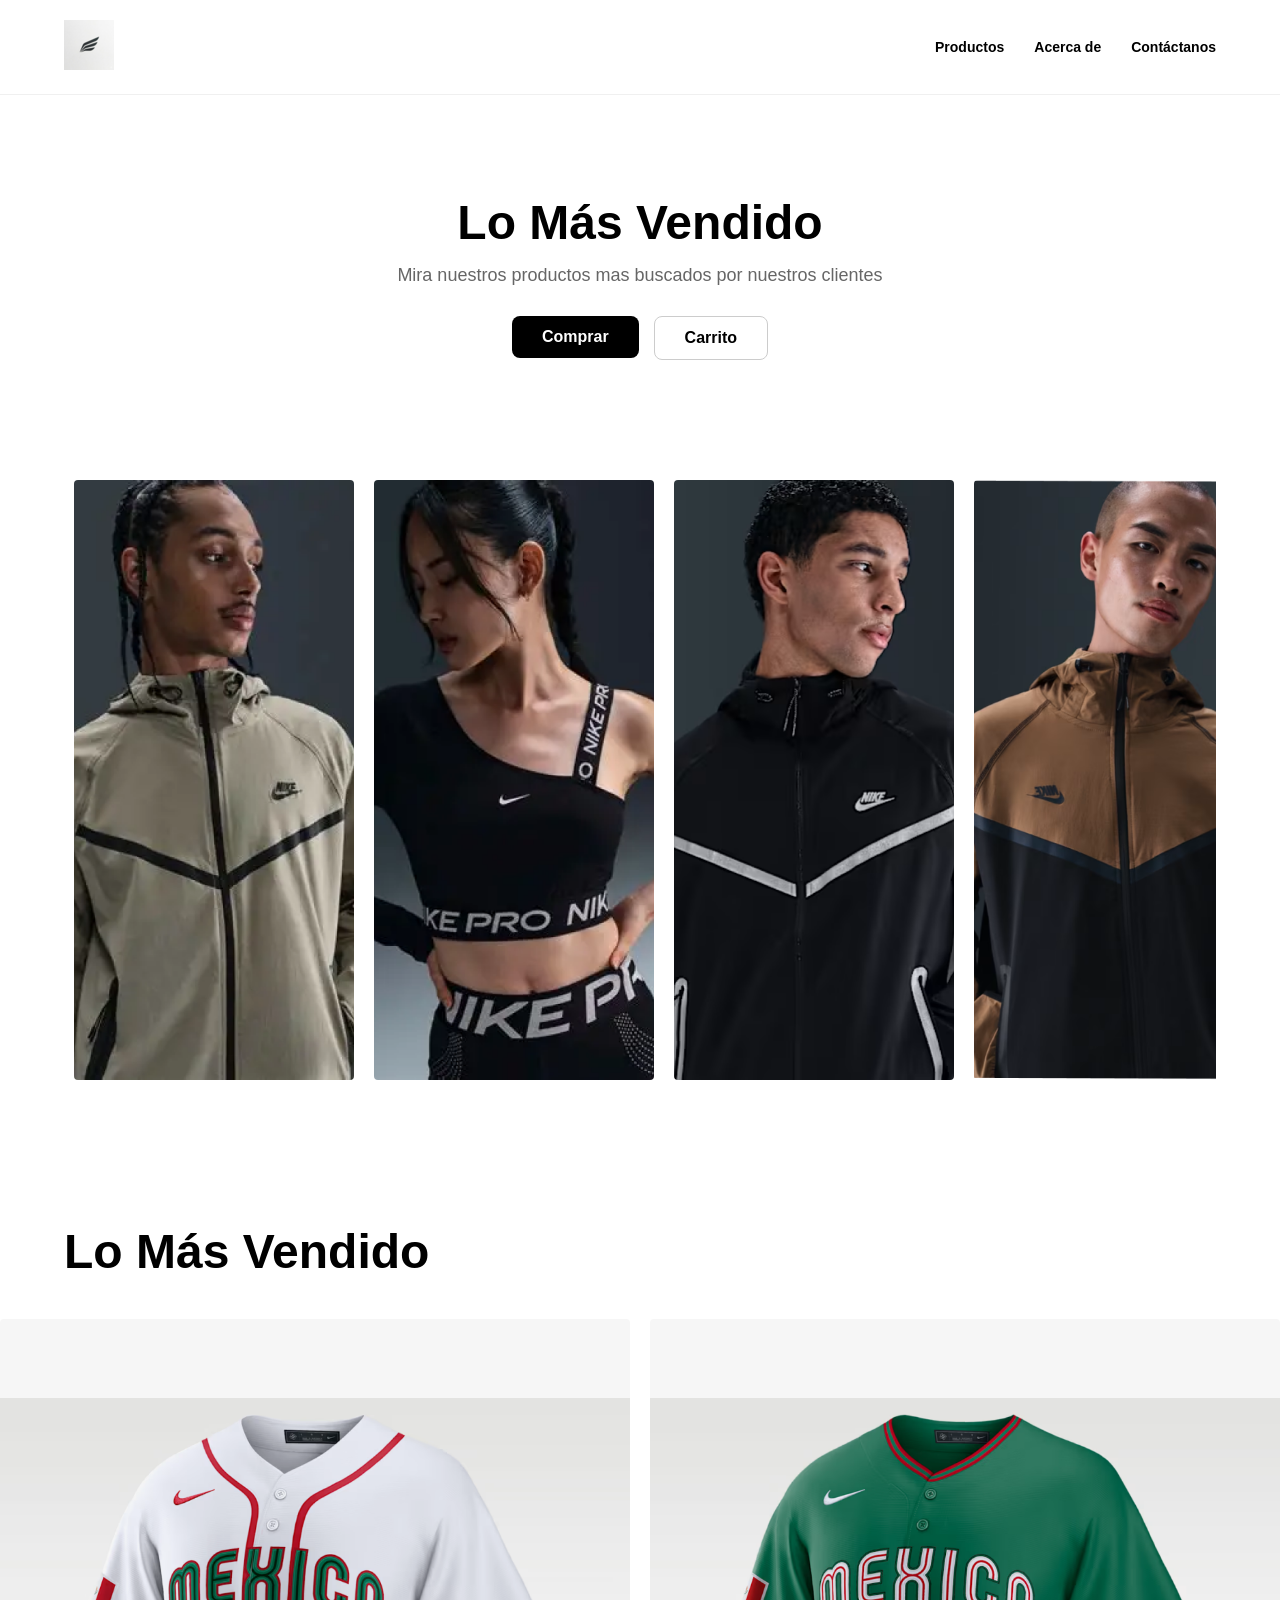
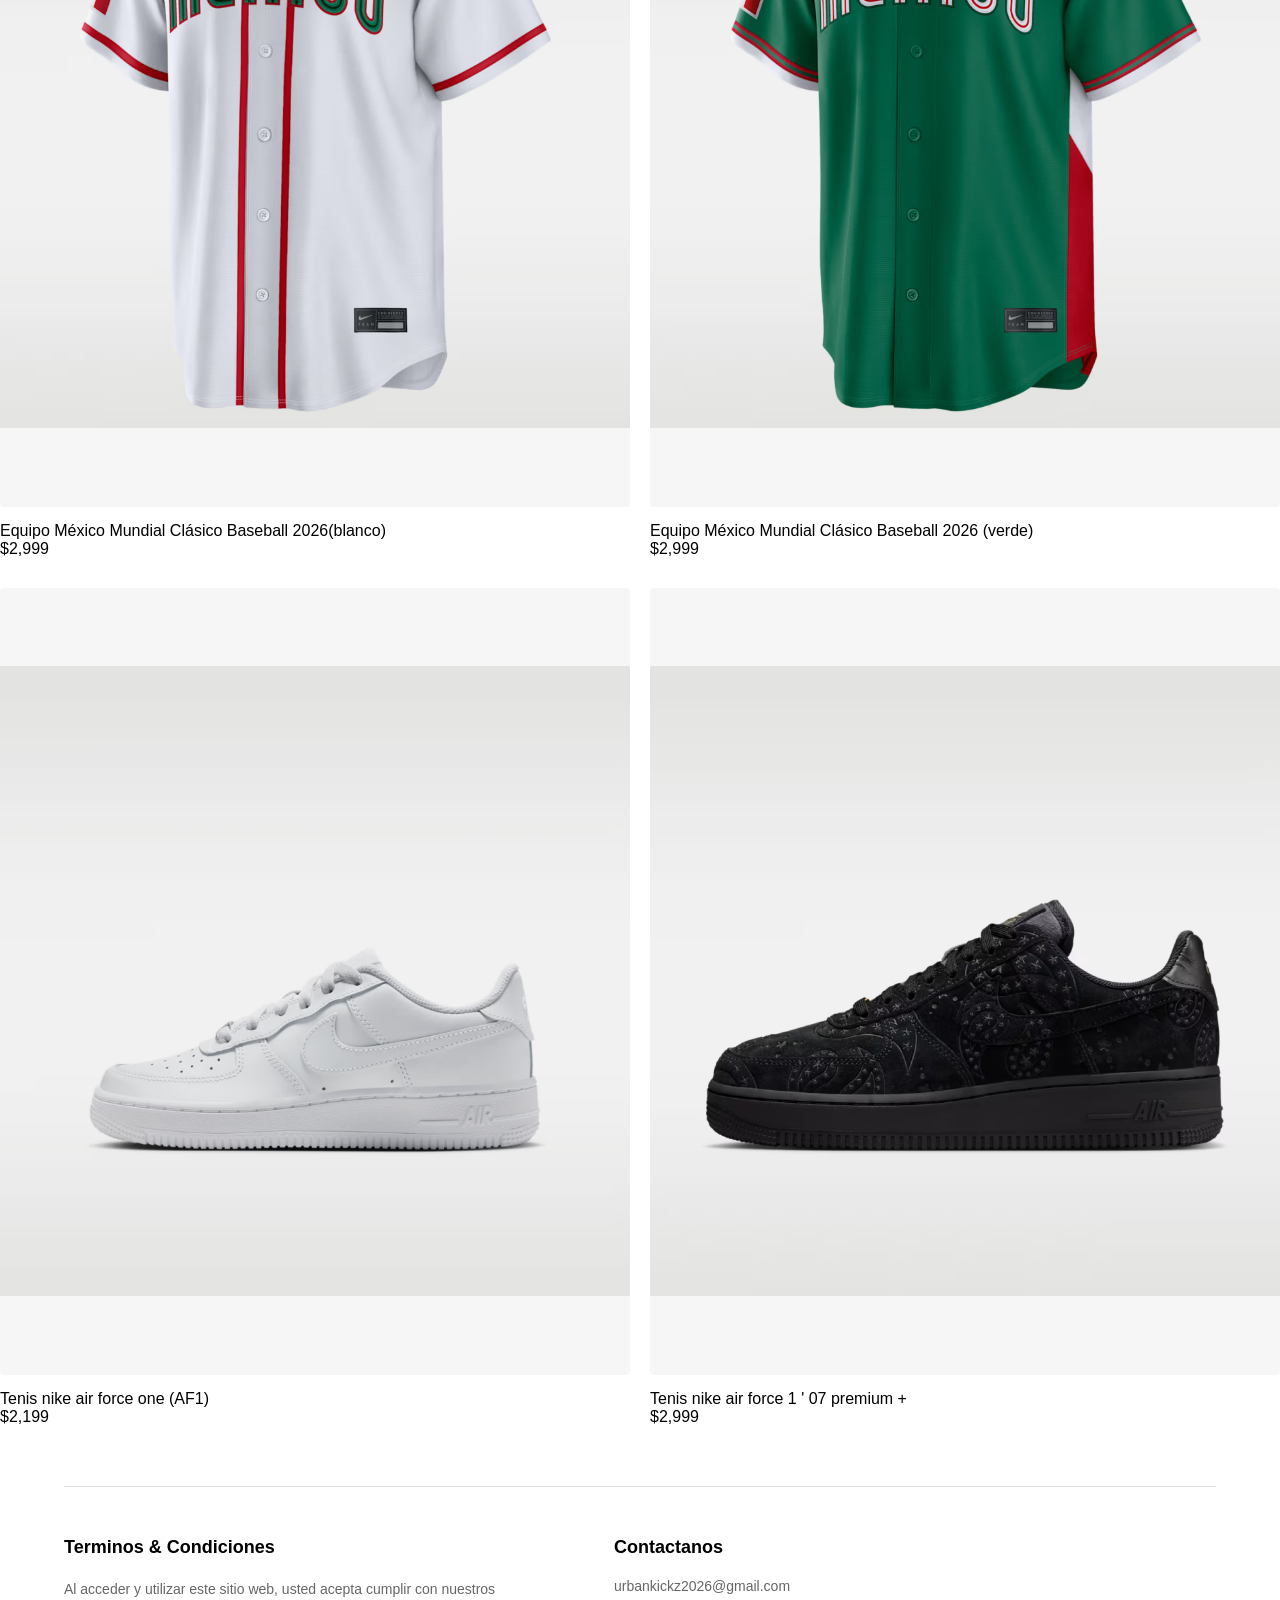
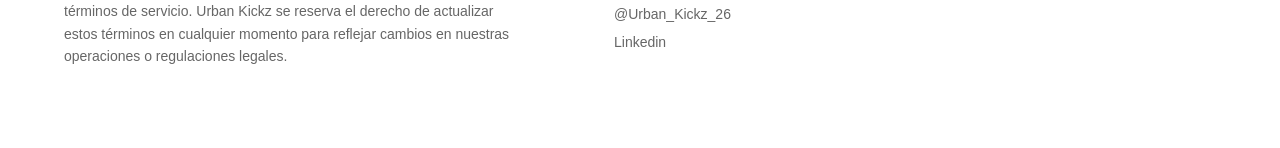
<file: index.html>
<!DOCTYPE html>
<html lang="en">
<head>
    <meta charset="UTF-8">
    <meta name="viewport" content="width=device-width, initial-scale=1.0">
    <title>Urban Kickz PAGINA PRINCIPAL</title>
    <link rel="stylesheet" href="style.css">
</head>
<body>
    <header class="main-header">
        <div class="logo">
            <img src=".//imagenes/Logo_navegacion (1).png" alt="Logotipo">
        </div>
        <nav class="main-nav">
            <ul>
                <li><a href="./productos.html"><strong>Productos</strong></a></li>
                <li><a href="acerca.html"><strong>Acerca de</strong></a></li>
                <li><a href="contact.html"><strong>Contáctanos</strong></a></li>
            </ul>
        </nav>
    </header>

    <main>
        <section class="hero-section">
            <h1>Lo Más Vendido</h1>
            <p>Mira nuestros productos mas buscados por nuestros clientes</p>
            <div class="hero-buttons">
                <a href="productos.html">
                <button class="btn-primary">Comprar</button></a>
                <a href="carrito.html">
                <button class="btn-secondary">Carrito</button></a>
            </div>
        </section>

        <section class="product-grid-section">
    <div class="slider-container">
        <div class="slider-track">
            <!-- Primera tanda de imágenes -->
            <div class="product-item"><img src=".//imagenes/recorrido1.png" alt="Producto 1"></div>
            <div class="product-item"><img src=".//imagenes/recorrido2.png" alt="Producto 2"></div>
            <div class="product-item"><img src=".//imagenes/recorrido3.png" alt="Producto 3"></div>
            <div class="product-item"><img src=".//imagenes/recorrido4.png" alt="Producto 4"></div>
            
            <!-- Segunda tanda (Copia exacta para el efecto infinito) -->
            <div class="product-item"><img src=".//imagenes/recorrido1.png" alt="Producto 1"></div>
            <div class="product-item"><img src=".//imagenes/recorrido2.png" alt="Producto 2"></div>
            <div class="product-item"><img src=".//imagenes/recorrido3.png" alt="Producto 3"></div>
            <div class="product-item"><img src=".//imagenes/recorrido4.png" alt="Producto 4"></div>
        </div>
    </div>
</section>

        <section class="bottom-section">
            <h2>Lo Más Vendido</h2>
        </section>

        <section class="best-sellers-container">
    
    
    <div class="product-grid-v2">
        <!-- Producto 1 -->
        <div class="product-card">
            <div class="product-img-box">
                <img src=".//imagenes/jersey_blanco_liga.png" alt="Jersey México Blanco">
            </div>
            <div class="product-details">
                <p class="product-title">Equipo México Mundial Clásico Baseball 2026(blanco)</p>
                <p class="product-cost">$2,999</p>
            </div>
        </div>

        <!-- Producto 2 -->
        <div class="product-card">
            <div class="product-img-box">
                <img src=".//imagenes/jersey_verde_liga.png" alt="Jersey México Verde">
            </div>
            <div class="product-details">
                <p class="product-title">Equipo México Mundial Clásico Baseball 2026 (verde)</p>
                <p class="product-cost">$2,999</p>
            </div>
        </div>

        <!-- Producto 3 -->
        <div class="product-card">
            <div class="product-img-box">
                <img src="./imagenes/af1.png" alt="AF1 Blanco">
            </div>
            <div class="product-details">
                <p class="product-title">Tenis nike air force one (AF1)</p>
                <p class="product-cost">$2,199</p>
            </div>
        </div>

        <!-- Producto 4 -->
        <div class="product-card">
            <div class="product-img-box">
                <img src="./imagenes/af1_premium.png" alt="AF1 Premium">
            </div>
            <div class="product-details">
                <p class="product-title">Tenis nike air force 1 ' 07 premium +</p>
                <p class="product-cost">$2,999</p>
            </div>
        </div>
    </div>
</section>
<footer class="footer-info">
    <div class="footer-divider"></div>
    <div class="footer-content">
        <!-- Columna de Términos -->
        <div class="footer-column">
            <h3>Terminos & Condiciones</h3>
            <p>
                Al acceder y utilizar este sitio web, usted acepta cumplir con nuestros términos de servicio. 
                Urban Kickz se reserva el derecho de actualizar estos términos en cualquier momento para 
                reflejar cambios en nuestras operaciones o regulaciones legales.
            </p>
        </div>

        <!-- Columna de Contacto -->
        <div class="footer-column">
            <h3>Contactanos</h3>
            <ul class="contact-list">
                <li>urbankickz2026@gmail.com</li>
                <li>@Urban_Kickz_26</li>
                <li>Linkedin</li>
            </ul>
        </div>
    </div>
</footer>
    </main>
</body>
</html>
</file>
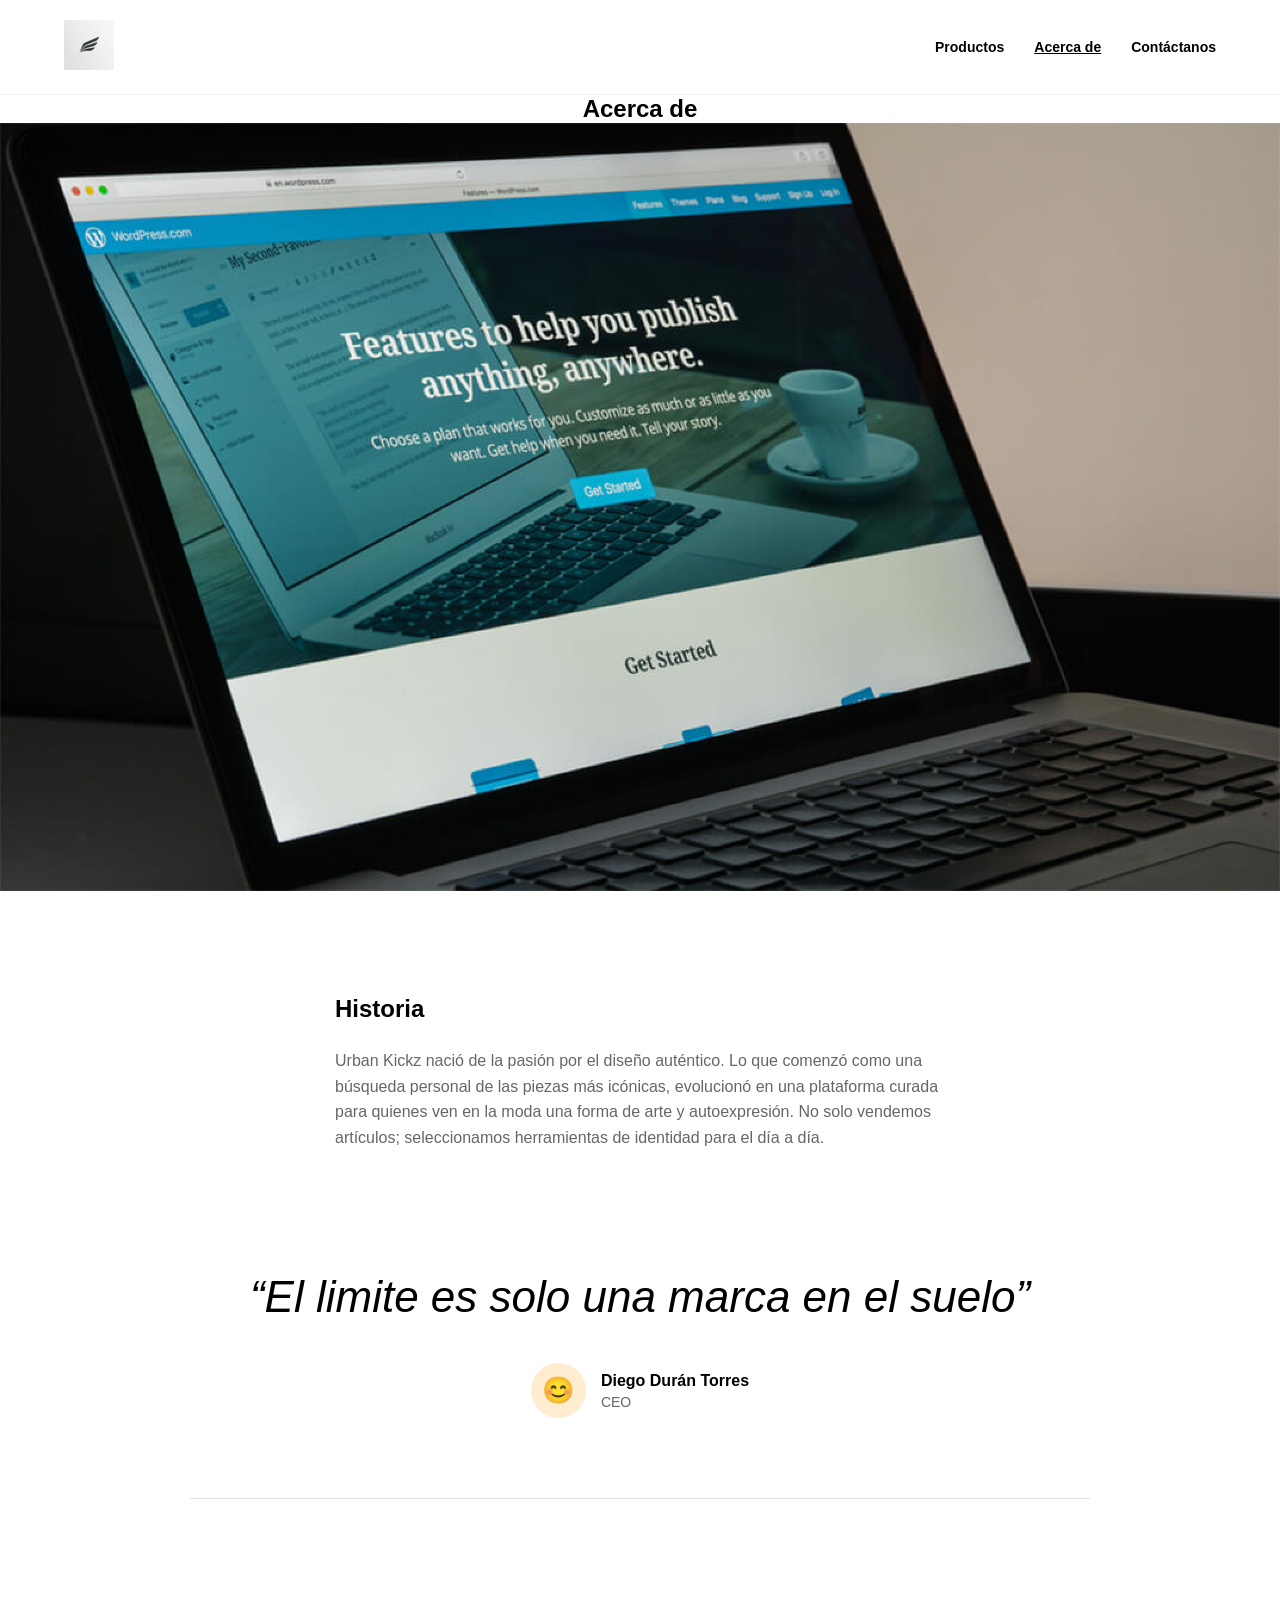
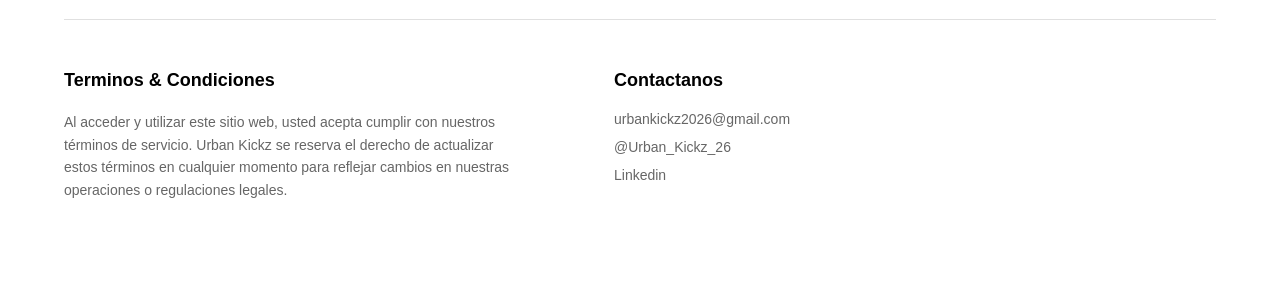
<file: acerca.html>
<!DOCTYPE html>
<html lang="en">
<head>
    <meta charset="UTF-8">
    <meta name="viewport" content="width=device-width, initial-scale=1.0">
    <title>Acerca de</title>
    <link rel="stylesheet" href="style.css">
</head>
<body>
    <header class="main-header">
        <div class="logo">
            <a href="index.html">
            <img src=".//imagenes/Logo_navegacion (1).png" alt="Logotipo"></a>
        </div>
        <nav class="main-nav">
            <ul>
                <li><a href="./productos.html"><strong>Productos</strong></a></li>
                <li><a href="#"><strong><u>Acerca de</u></strong></a></li>
                <li><a href="contact.html"><strong>Contáctanos</strong></a></li>
            </ul>
        </nav>
    </header>
    <section>
    <h1><strong><center>Acerca de</center></strong></h1>
    <center><img src="./imagenes/acerca.png" alt="" width="100%"></center>
    </section>
  <section class="historia-cita-section">
    
<div class="historia-wrapper">
        <div class="historia-content">
            <h2>Historia</h2>
            <p>
                Urban Kickz nació de la pasión por el diseño auténtico. Lo que comenzó como una búsqueda personal de las piezas más icónicas, evolucionó en una plataforma curada para quienes ven en la moda una forma de arte y autoexpresión. No solo vendemos artículos; seleccionamos herramientas de identidad para el día a día.
            </p>
        </div>
    </div>

    
<div class="cita-ceo-wrapper">
        <blockquote class="cita-texto">
            “El limite es solo una marca en el suelo”
        </blockquote>
        <div class="ceo-block">
            <div class="avatar-container">
                
<span class="avatar-face">😊</span>
            </div>
            <div class="ceo-text">
                <p class="ceo-name">Diego Durán Torres</p>
                <p class="ceo-title">CEO</p>
            </div>
        </div>
    </div>
    
    
<div class="historia-divisor"></div>
</section>
<footer class="footer-info">
    <div class="footer-divider"></div>
    <div class="footer-content">
        <!-- Columna de Términos -->
        <div class="footer-column">
            <h3>Terminos & Condiciones</h3>
            <p>
                Al acceder y utilizar este sitio web, usted acepta cumplir con nuestros términos de servicio. 
                Urban Kickz se reserva el derecho de actualizar estos términos en cualquier momento para 
                reflejar cambios en nuestras operaciones o regulaciones legales.
            </p>
        </div>

        <!-- Columna de Contacto -->
        <div class="footer-column">
            <h3>Contactanos</h3>
            <ul class="contact-list">
                <li>urbankickz2026@gmail.com</li>
                <li>@Urban_Kickz_26</li>
                <li>Linkedin</li>
            </ul>
        </div>
    </div>
</footer>
</body>
</html>
</file>
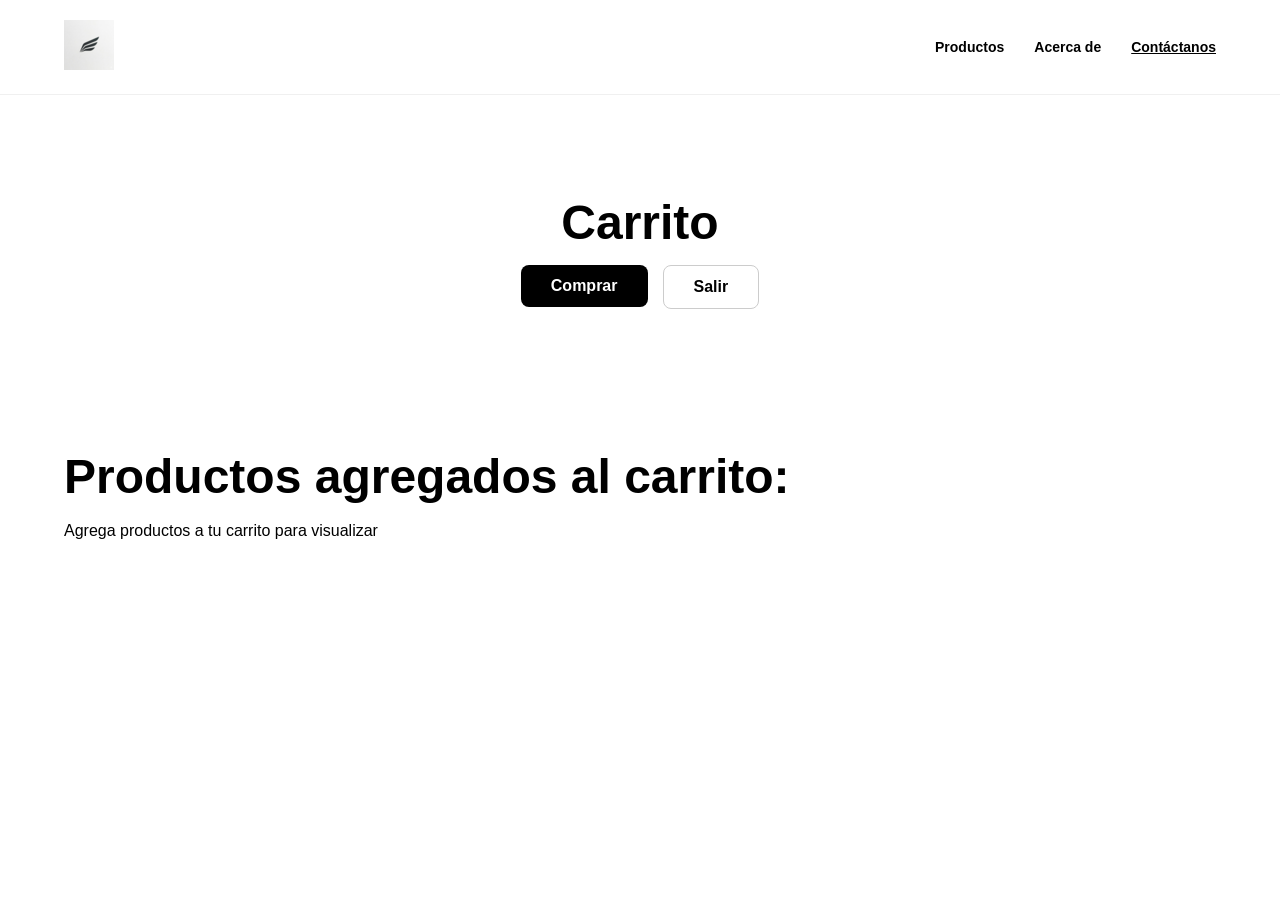
<file: carrito.html>
<!DOCTYPE html>
<html lang="en">
<head>
    <meta charset="UTF-8">
    <meta name="viewport" content="width=device-width, initial-scale=1.0">
    <title>Carrito</title>
    <link rel="stylesheet" href="style.css">
</head>
<body>
     <header class="main-header">
        <div class="logo">
            <img src=".//imagenes/Logo_navegacion (1).png" alt="Logotipo">
        </div>
        <nav class="main-nav">
            <ul>
                <li><a href="./productos.html"><strong>Productos</strong></a></li>
                <li><a href="acerca.html"><strong>Acerca de</strong></a></li>
                <li><a href="contact.html"><strong><u>Contáctanos</u></strong></a></li>
            </ul>
        </nav>
    </header>
    <main>
        <section class="hero-section">
            <h1>Carrito</h1>
            
            <div class="hero-buttons">
                <a href="productos.html">
                <button class="btn-primary">Comprar</button></a>
                <a href="index.html">
                <button class="btn-secondary">Salir</button></a>
            </div>
        </section>
        <section class="bottom-section">
            <h2>Productos agregados al carrito:</h2><br>
            <p>Agrega productos a tu carrito para visualizar</p>
        </section>
</body>
</html>
</file>
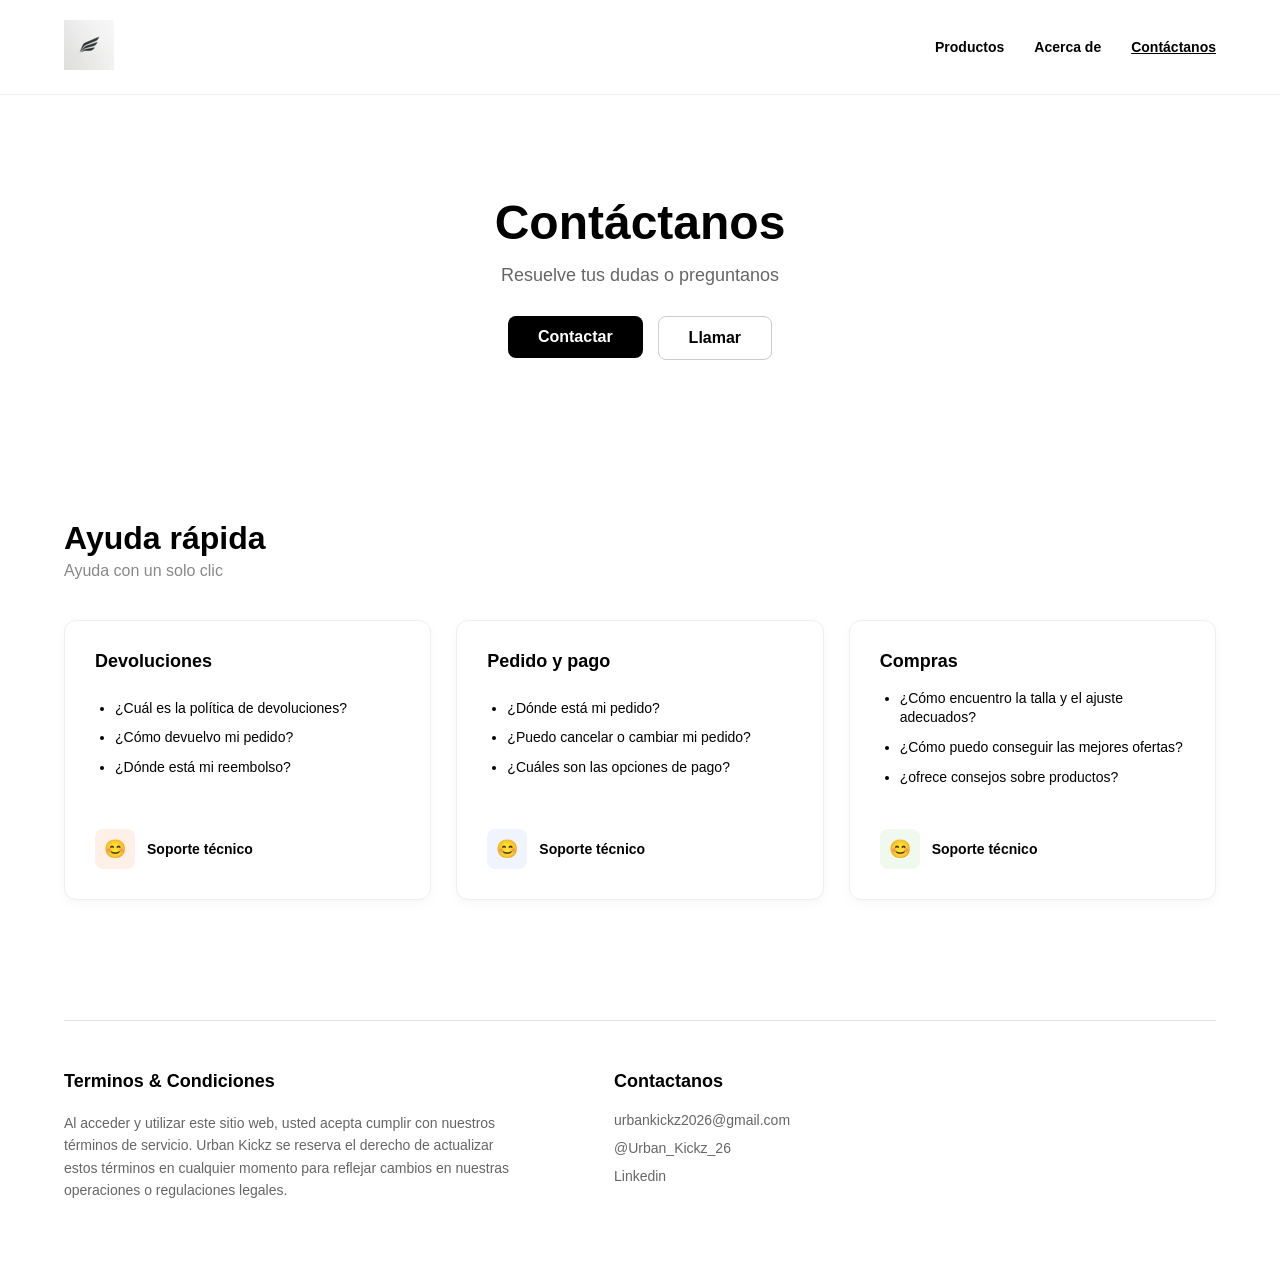
<file: contact.html>
<!DOCTYPE html>
<html lang="en">
<head>
    <meta charset="UTF-8">
    <meta name="viewport" content="width=device-width, initial-scale=1.0">
    <title>Contactanos</title>
    <link rel="stylesheet" href="style.css">
</head>
<body>
     <header class="main-header">
        <div class="logo">
            <img src=".//imagenes/Logo_navegacion (1).png" alt="Logotipo">
        </div>
        <nav class="main-nav">
            <ul>
                <li><a href="./productos.html"><strong>Productos</strong></a></li>
                <li><a href="acerca.html"><strong>Acerca de</strong></a></li>
                <li><a href="#"><strong><u>Contáctanos</u></strong></a></li>
            </ul>
        </nav>
    </header>
    <main>
        <section class="hero-section">
            <h1>Contáctanos</h1>
            <p>Resuelve tus dudas o preguntanos</p>
            <div class="hero-buttons">
                <a href="productos.html">
                <button class="btn-primary">Contactar</button></a>
                <button class="btn-secondary">Llamar</button>
            </div>
        </section>
        <section class="ayuda-section">
    <h2>Ayuda rápida</h2>
    <p class="subtitle">Ayuda con un solo clic</p>

    <div class="ayuda-grid">
        <!-- Tarjeta 1: Devoluciones -->
        <div class="ayuda-card">
            <h3>Devoluciones</h3>
            <ul>
                <li>¿Cuál es la política de devoluciones?</li>
                <li>¿Cómo devuelvo mi pedido?</li>
                <li>¿Dónde está mi reembolso?</li>
            </ul>
            <div class="soporte-footer">
                <div class="soporte-icon icon-orange">😊</div>
                <p>Soporte técnico</p>
            </div>
        </div>

        <!-- Tarjeta 2: Pedido y pago -->
        <div class="ayuda-card">
            <h3>Pedido y pago</h3>
            <ul>
                <li>¿Dónde está mi pedido?</li>
                <li>¿Puedo cancelar o cambiar mi pedido?</li>
                <li>¿Cuáles son las opciones de pago?</li>
            </ul>
            <div class="soporte-footer">
                <div class="soporte-icon icon-blue">😊</div>
                <p>Soporte técnico</p>
            </div>
        </div>

        <!-- Tarjeta 3: Compras -->
        <div class="ayuda-card">
            <h3>Compras</h3>
            <ul>
                <li>¿Cómo encuentro la talla y el ajuste adecuados?</li>
                <li>¿Cómo puedo conseguir las mejores ofertas?</li>
                <li>¿ofrece consejos sobre productos?</li>
            </ul>
            <div class="soporte-footer">
                <div class="soporte-icon icon-green">😊</div>
                <p>Soporte técnico</p>
            </div>
        </div>
    </div>
</section>

<footer class="footer-info">
    <div class="footer-divider"></div>
    <div class="footer-content">
        <!-- Columna de Términos -->
        <div class="footer-column">
            <h3>Terminos & Condiciones</h3>
            <p>
                Al acceder y utilizar este sitio web, usted acepta cumplir con nuestros términos de servicio. 
                Urban Kickz se reserva el derecho de actualizar estos términos en cualquier momento para 
                reflejar cambios en nuestras operaciones o regulaciones legales.
            </p>
        </div>

        <!-- Columna de Contacto -->
        <div class="footer-column">
            <h3>Contactanos</h3>
            <ul class="contact-list">
                <li>urbankickz2026@gmail.com</li>
                <li>@Urban_Kickz_26</li>
                <li>Linkedin</li>
            </ul>
        </div>
    </div>
</footer>
    </main>
</body>
</html>
</file>
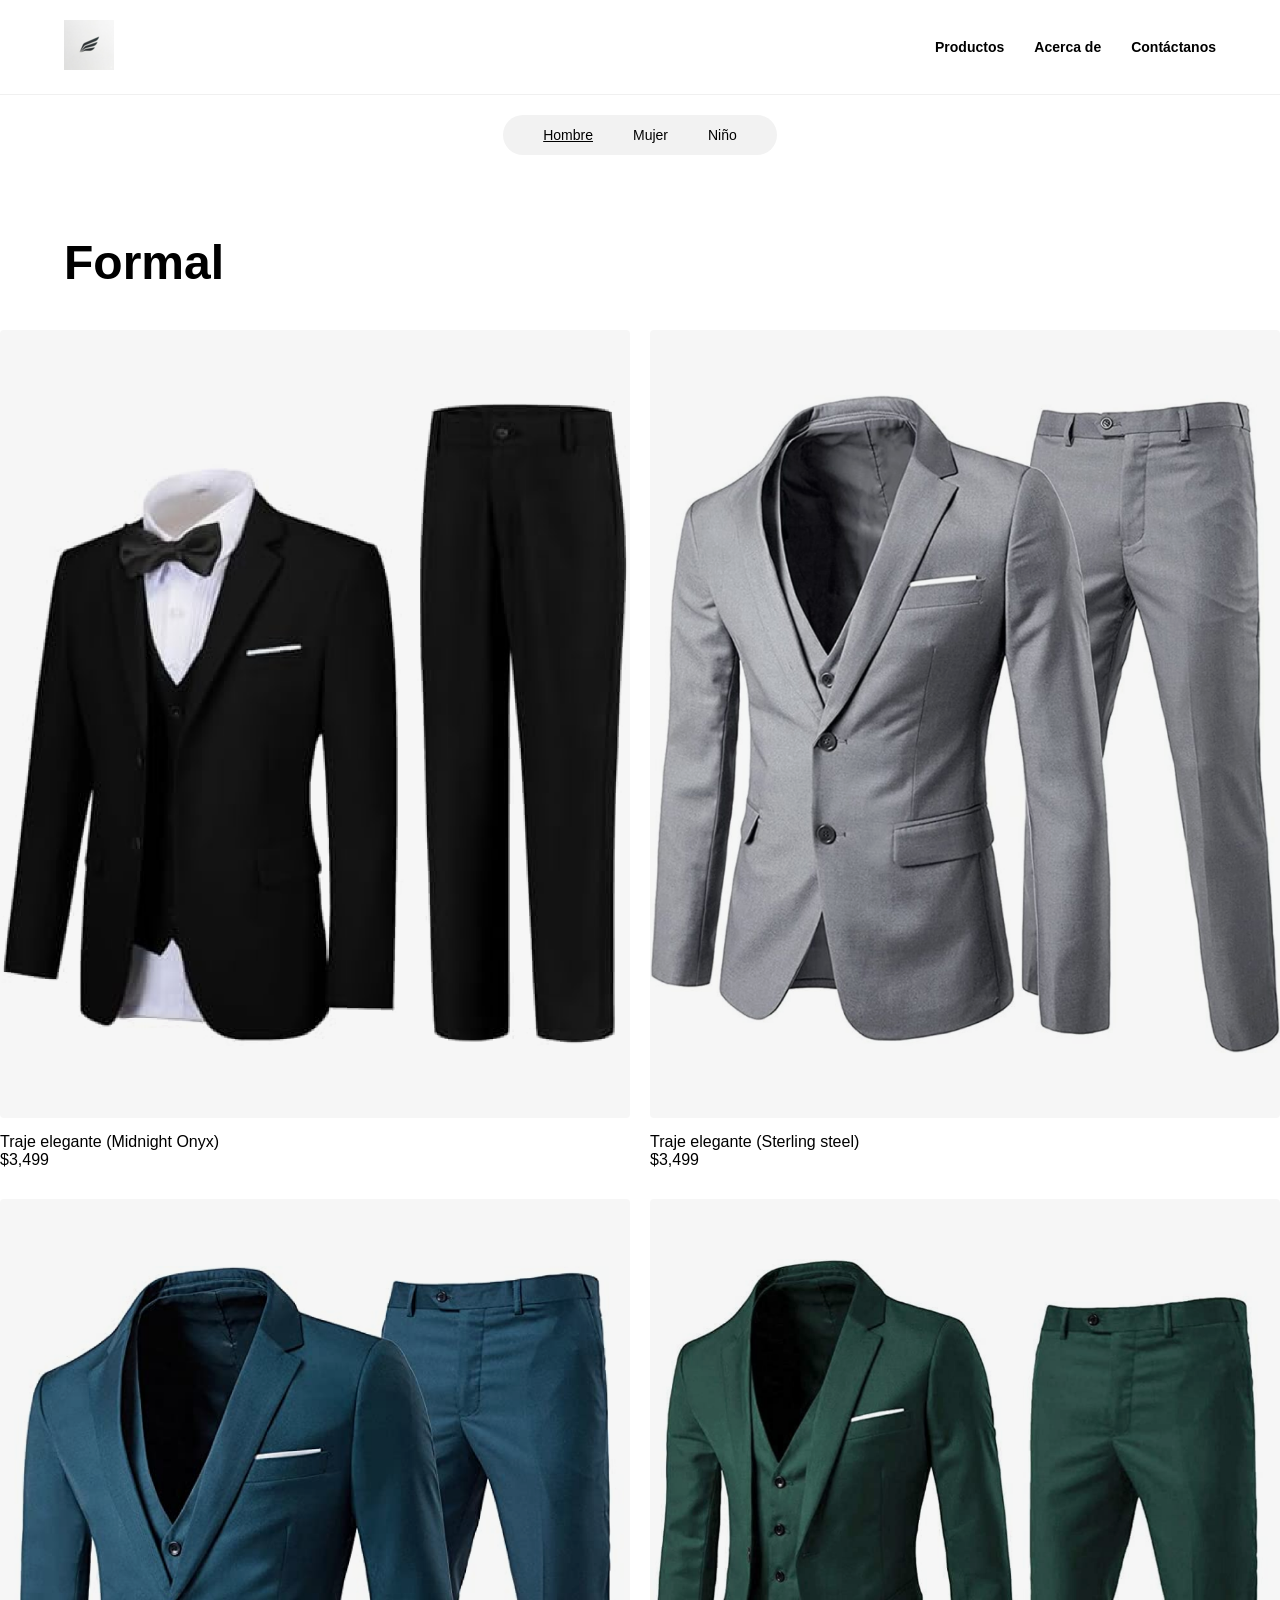
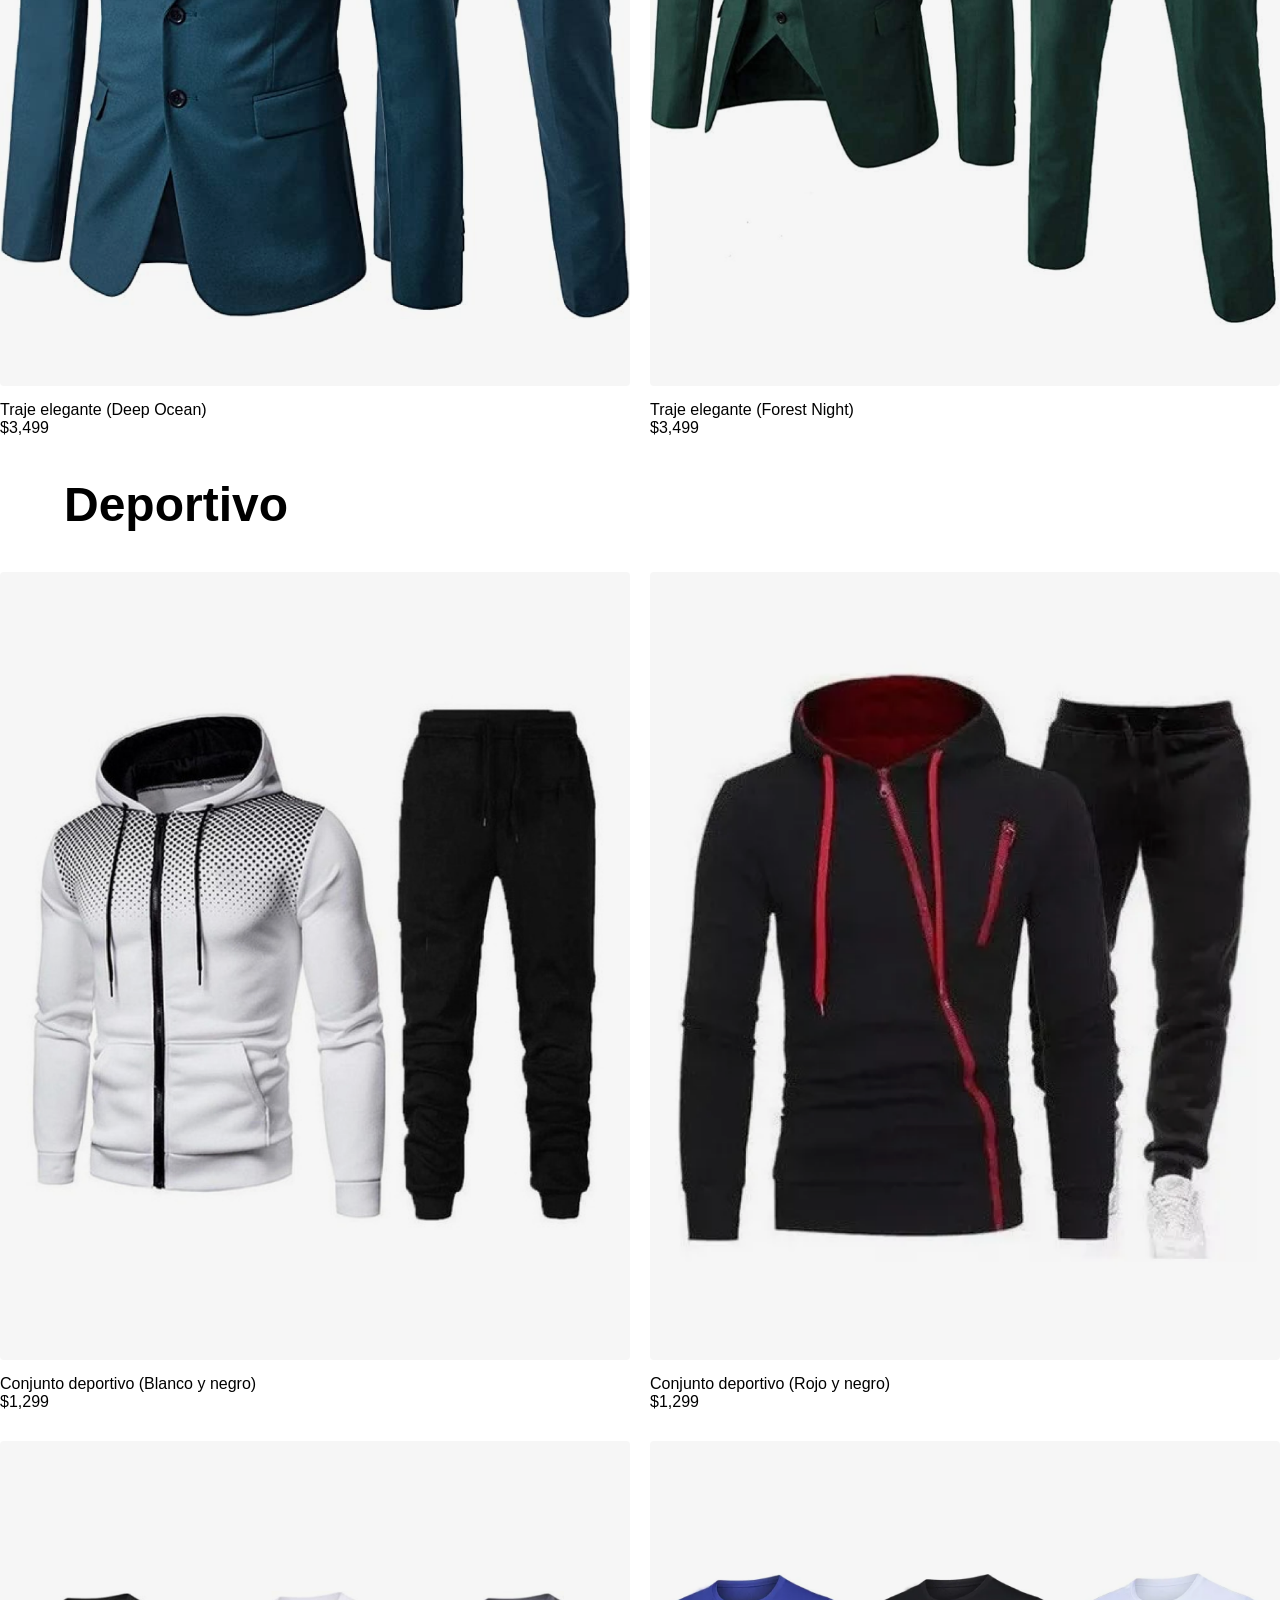
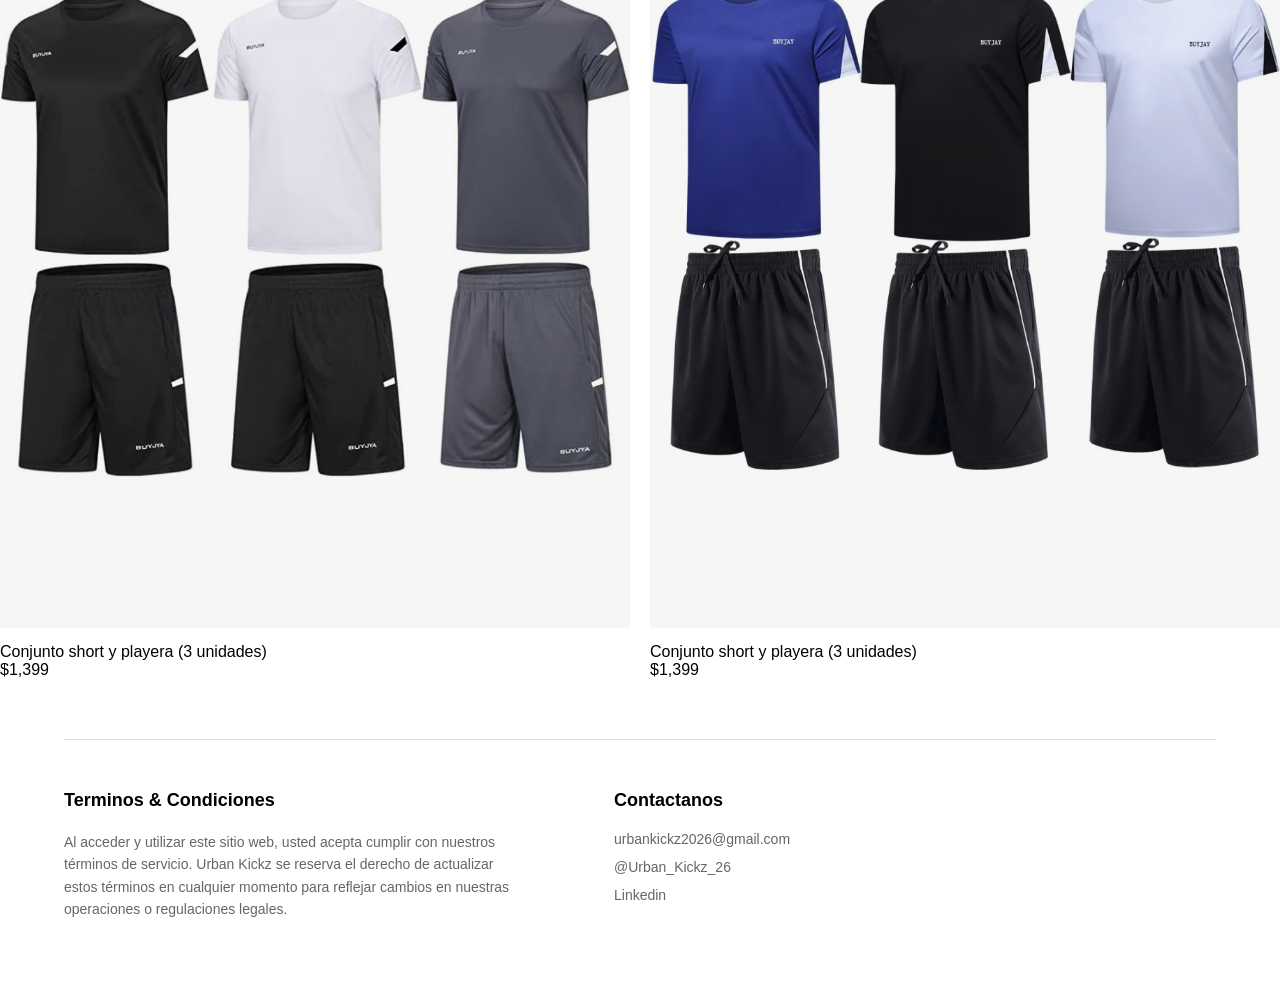
<file: hombre.html>
<!DOCTYPE html>
<html lang="en">
<head>
    <meta charset="UTF-8">
    <meta name="viewport" content="width=device-width, initial-scale=1.0">
    <title>Urban Kickz: Caballero</title>
    <link rel="stylesheet" href="style.css">
    <link rel="stylesheet" href="style_pr.css">
</head>
<body>
    <header class="main-header">
        <div class="logo">
            <a href="index.html">
            <img src=".//imagenes/Logo_navegacion (1).png" alt="Logotipo"></a>
        </div>
        <nav class="main-nav">
            <ul>
                <li><a href="./productos.html"><strong>Productos</strong></a></li>
                <li><a href="acerca.html"><strong>Acerca de</strong></a></li>
                <li><a href="contact.html"><strong>Contáctanos</strong></a></li>
            </ul>
        </nav>
    </header>

    <nav class="category-menu">
        <div class="category-pill">
            <a href="hombre.html"><u>Hombre</u></a>
            <a href="mujer.html">Mujer</a>
            <a href="nino.html">Niño</a>
        </div>
    </nav>
     <section class="bottom-section">
            <h2>Formal</h2>
        </section>

        <section class="best-sellers-container">
    
    
    <div class="product-grid-v2">
        <!-- Producto 1 -->
        <div class="product-card">
            <div class="product-img-box">
                <img src="./imagenes_hombre/negro.png" alt="Jersey México Blanco">
            </div>
            <div class="product-details">
                <p class="product-title">Traje elegante (Midnight Onyx)</p>
                <p class="product-cost">$3,499</p>
            </div>
        </div>

        <!-- Producto 2 -->
        <div class="product-card">
            <div class="product-img-box">
                <img src="./imagenes_hombre/gris.png" alt="Jersey México Verde">
            </div>
            <div class="product-details">
                <p class="product-title">Traje elegante (Sterling steel)</p>
                <p class="product-cost">$3,499</p>
            </div>
        </div>

        <!-- Producto 3 -->
        <div class="product-card">
            <div class="product-img-box">
                <img src="./imagenes_hombre/azul.png" alt="AF1 Blanco">
            </div>
            <div class="product-details">
                <p class="product-title">Traje elegante (Deep Ocean)</p>
                <p class="product-cost">$3,499</p>
            </div>
        </div>

        <!-- Producto 4 -->
        <div class="product-card">
            <div class="product-img-box">
                <img src="./imagenes_hombre/verde.png" alt="AF1 Premium">
            </div>
            <div class="product-details">
                <p class="product-title">Traje elegante (Forest Night)</p>
                <p class="product-cost">$3,499</p>
            </div>
        </div>
    </div>
</section>

<!--Deportivo-->

<section class="bottom-section">
            <h2>Deportivo</h2>
        </section>

        <section class="best-sellers-container">
    
    
    <div class="product-grid-v2">
        <!-- Producto 1 -->
        <div class="product-card">
            <div class="product-img-box">
                <img src="./imagenes_hombre/conjunto1.png" alt="Jersey México Blanco">
            </div>
            <div class="product-details">
                <p class="product-title">Conjunto deportivo (Blanco y negro)</p>
                <p class="product-cost">$1,299</p>
            </div>
        </div>

        <!-- Producto 2 -->
        <div class="product-card">
            <div class="product-img-box">
                <img src="./imagenes_hombre/conjunto2.png" alt="Jersey México Verde">
            </div>
            <div class="product-details">
                <p class="product-title">Conjunto deportivo (Rojo y negro)</p>
                <p class="product-cost">$1,299</p>
            </div>
        </div>

        <!-- Producto 3 -->
        <div class="product-card">
            <div class="product-img-box">
                <img src="./imagenes_hombre/short1.png" alt="AF1 Blanco">
            </div>
            <div class="product-details">
                <p class="product-title">Conjunto short y playera (3 unidades)</p>
                <p class="product-cost">$1,399</p>
            </div>
        </div>

        <!-- Producto 4 -->
        <div class="product-card">
            <div class="product-img-box">
                <img src="./imagenes_hombre/short2.png" alt="AF1 Premium">
            </div>
            <div class="product-details">
                <p class="product-title">Conjunto short y playera (3 unidades)</p>
                <p class="product-cost">$1,399</p>
            </div>
        </div>
    </div>
</section>
<footer class="footer-info">
    <div class="footer-divider"></div>
    <div class="footer-content">
        <!-- Columna de Términos -->
        <div class="footer-column">
            <h3>Terminos & Condiciones</h3>
            <p>
                Al acceder y utilizar este sitio web, usted acepta cumplir con nuestros términos de servicio. 
                Urban Kickz se reserva el derecho de actualizar estos términos en cualquier momento para 
                reflejar cambios en nuestras operaciones o regulaciones legales.
            </p>
        </div>

        <!-- Columna de Contacto -->
        <div class="footer-column">
            <h3>Contactanos</h3>
            <ul class="contact-list">
                <li>urbankickz2026@gmail.com</li>
                <li>@Urban_Kickz_26</li>
                <li>Linkedin</li>
            </ul>
        </div>
    </div>
</footer>
</body>
</html>
</file>
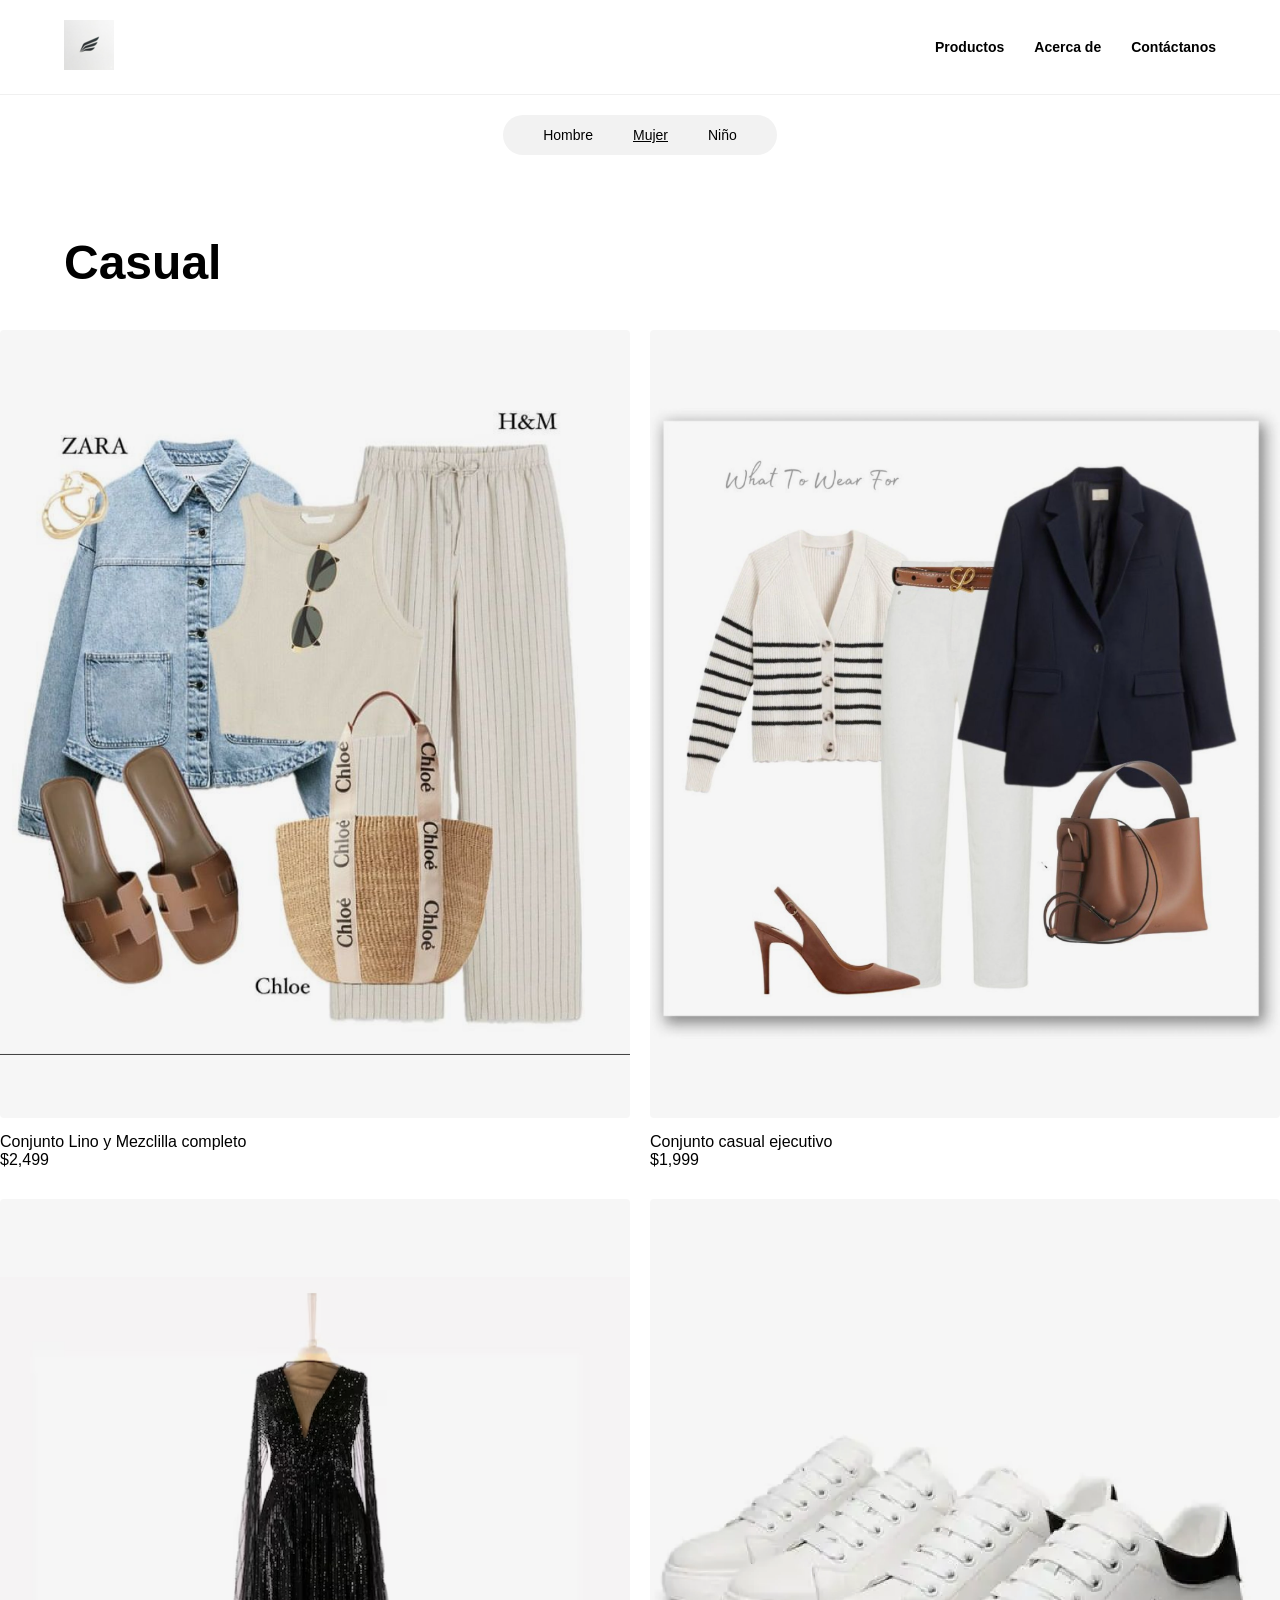
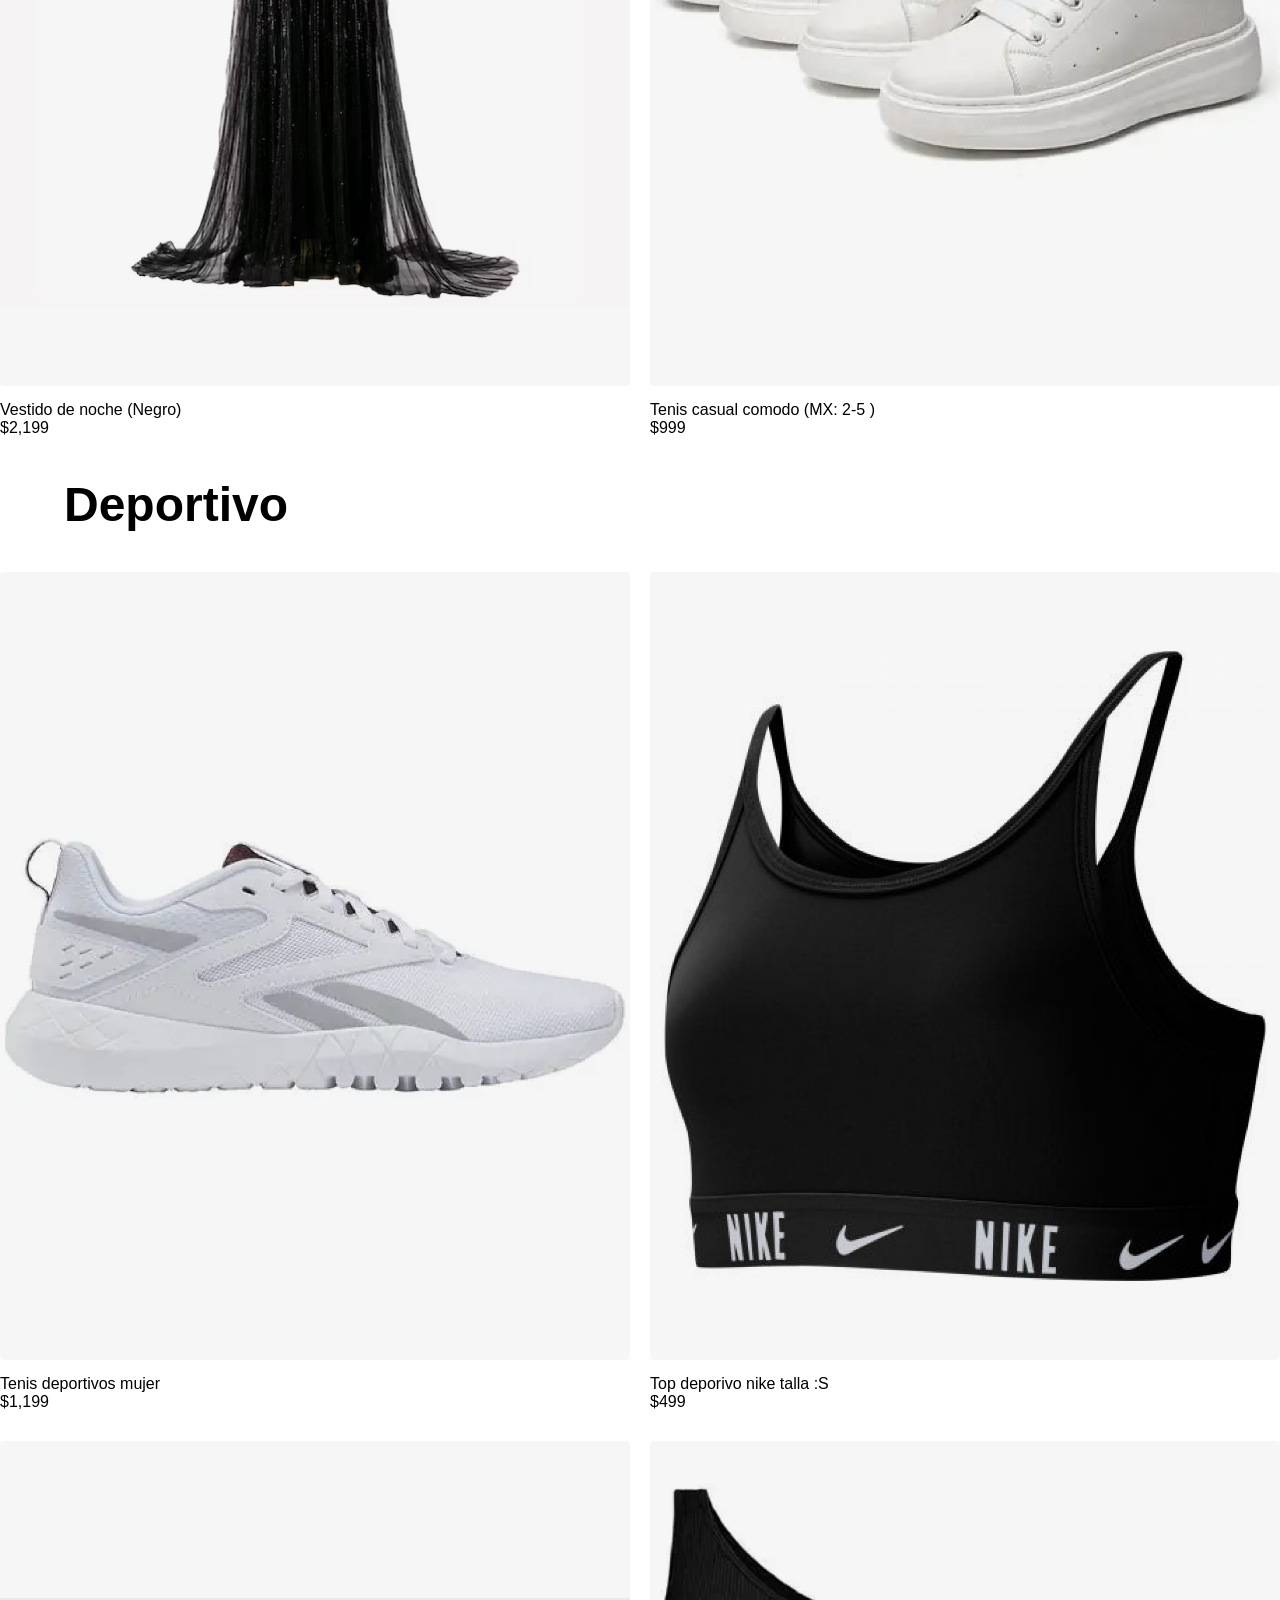
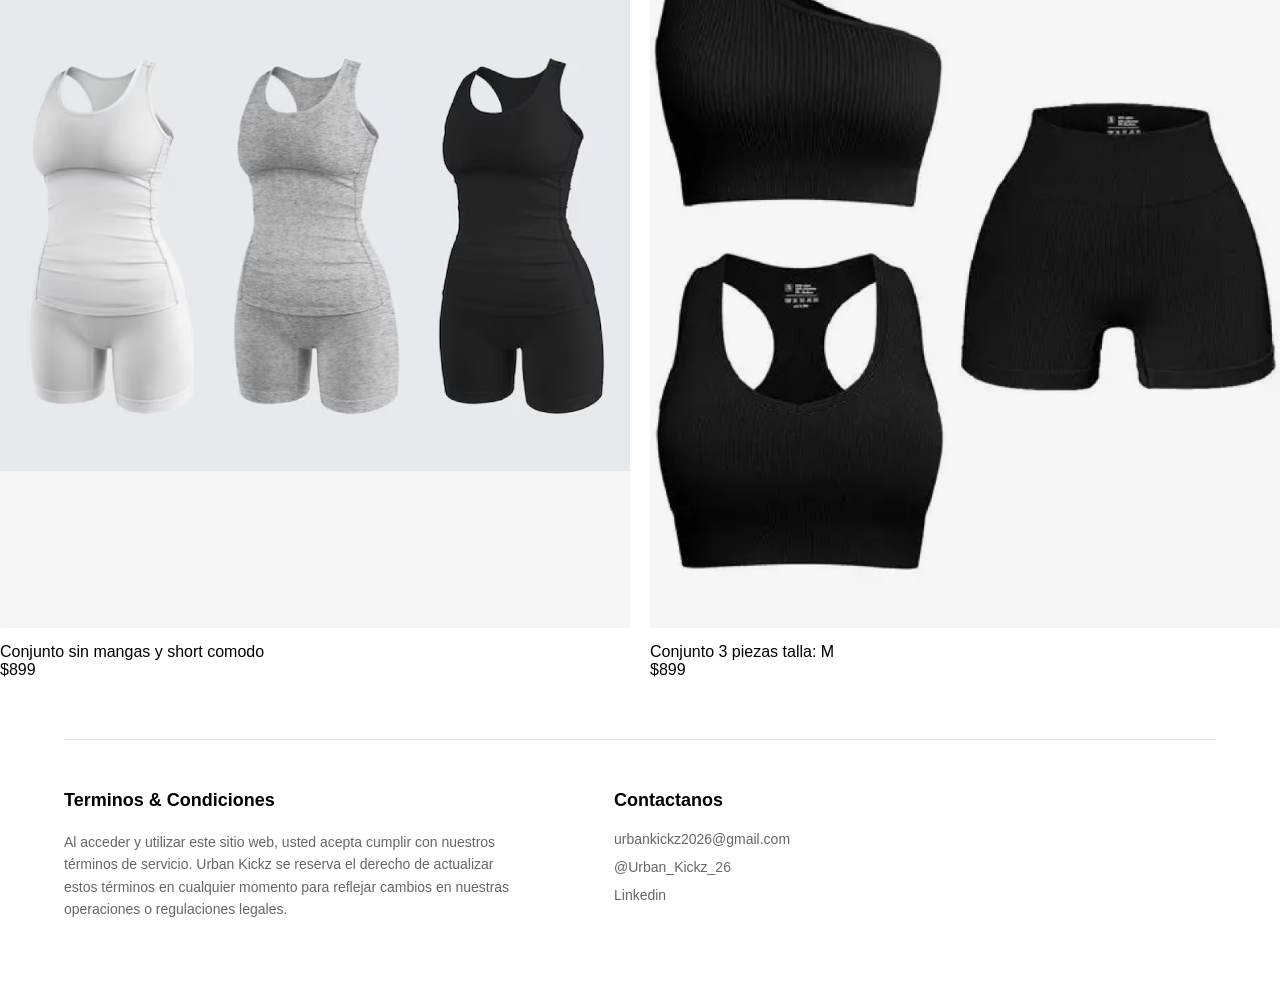
<file: mujer.html>
<!DOCTYPE html>
<html lang="en">
<head>
    <meta charset="UTF-8">
    <meta name="viewport" content="width=device-width, initial-scale=1.0">
    <title>Urban Kickz: Damas</title>
    <link rel="stylesheet" href="style.css">
    <link rel="stylesheet" href="style_pr.css">
</head>
<body>
    <header class="main-header">
        <div class="logo">
            <a href="index.html">
            <img src=".//imagenes/Logo_navegacion (1).png" alt="Logotipo"></a>
        </div>
        <nav class="main-nav">
            <ul>
                <li><a href="./productos.html"><strong>Productos</strong></a></li>
                <li><a href="acerca.html"><strong>Acerca de</strong></a></li>
                <li><a href="contact.html"><strong>Contáctanos</strong></a></li>
            </ul>
        </nav>
    </header>

    <nav class="category-menu">
        <div class="category-pill">
            <a href="hombre.html">Hombre</a>
            <a href="#"><u>Mujer</u></a>
            <a href="nino.html">Niño</a>
        </div>
    </nav>

    <section class="bottom-section">
            <h2>Casual</h2>
        </section>

        <section class="best-sellers-container">
    
    
    <div class="product-grid-v2">
        <!-- Producto 1 -->
        <div class="product-card">
            <div class="product-img-box">
                <img src="./imagenes_mujer/casual1.png" alt="Jersey México Blanco">
            </div>
            <div class="product-details">
                <p class="product-title">Conjunto Lino y 
Mezclilla completo</p>
                <p class="product-cost">$2,499</p>
            </div>
        </div>

        <!-- Producto 2 -->
        <div class="product-card">
            <div class="product-img-box">
                <img src="./imagenes_mujer/casual2.png" alt="Jersey México Verde">
            </div>
            <div class="product-details">
                <p class="product-title">Conjunto casual ejecutivo</p>
                <p class="product-cost">$1,999</p>
            </div>
        </div>

        <!-- Producto 3 -->
        <div class="product-card">
            <div class="product-img-box">
                <img src="./imagenes_mujer/casual3.png" alt="AF1 Blanco">
            </div>
            <div class="product-details">
                <p class="product-title">Vestido de noche (Negro)</p>
                <p class="product-cost">$2,199</p>
            </div>
        </div>

        <!-- Producto 4 -->
        <div class="product-card">
            <div class="product-img-box">
                <img src="./imagenes_mujer/casual4.png" alt="AF1 Premium">
            </div>
            <div class="product-details">
                <p class="product-title">Tenis casual comodo (MX: 2-5 )</p>
                <p class="product-cost">$999</p>
            </div>
        </div>
    </div>
</section>

<!--Deporitivo mujer-->

<section class="bottom-section">
            <h2>Deportivo</h2>
        </section>

        <section class="best-sellers-container">
    
    
    <div class="product-grid-v2">
        <!-- Producto 1 -->
        <div class="product-card">
            <div class="product-img-box">
                <img src="./imagenes_mujer/deportivo1.png" alt="Jersey México Blanco">
            </div>
            <div class="product-details">
                <p class="product-title">Tenis deportivos mujer</p>
                <p class="product-cost">$1,199</p>
            </div>
        </div>

        <!-- Producto 2 -->
        <div class="product-card">
            <div class="product-img-box">
                <img src="./imagenes_mujer/deportivo2.png" alt="Jersey México Verde">
            </div>
            <div class="product-details">
                <p class="product-title">Top deporivo nike talla :S</p>
                <p class="product-cost">$499</p>
            </div>
        </div>

        <!-- Producto 3 -->
        <div class="product-card">
            <div class="product-img-box">
                <img src="./imagenes_mujer/deportivo3.png" alt="AF1 Blanco">
            </div>
            <div class="product-details">
                <p class="product-title">Conjunto sin mangas y short comodo</p>
                <p class="product-cost">$899</p>
            </div>
        </div>

        <!-- Producto 4 -->
        <div class="product-card">
            <div class="product-img-box">
                <img src="./imagenes_mujer/deportivo4.png" alt="AF1 Premium">
            </div>
            <div class="product-details">
                <p class="product-title">Conjunto 3 piezas talla: M</p>
                <p class="product-cost">$899</p>
            </div>
        </div>
    </div>
</section>
<footer class="footer-info">
    <div class="footer-divider"></div>
    <div class="footer-content">
        <!-- Columna de Términos -->
        <div class="footer-column">
            <h3>Terminos & Condiciones</h3>
            <p>
                Al acceder y utilizar este sitio web, usted acepta cumplir con nuestros términos de servicio. 
                Urban Kickz se reserva el derecho de actualizar estos términos en cualquier momento para 
                reflejar cambios en nuestras operaciones o regulaciones legales.
            </p>
        </div>

        <!-- Columna de Contacto -->
        <div class="footer-column">
            <h3>Contactanos</h3>
            <ul class="contact-list">
                <li>urbankickz2026@gmail.com</li>
                <li>@Urban_Kickz_26</li>
                <li>Linkedin</li>
            </ul>
        </div>
    </div>
</footer>
</body>
</html>
</file>
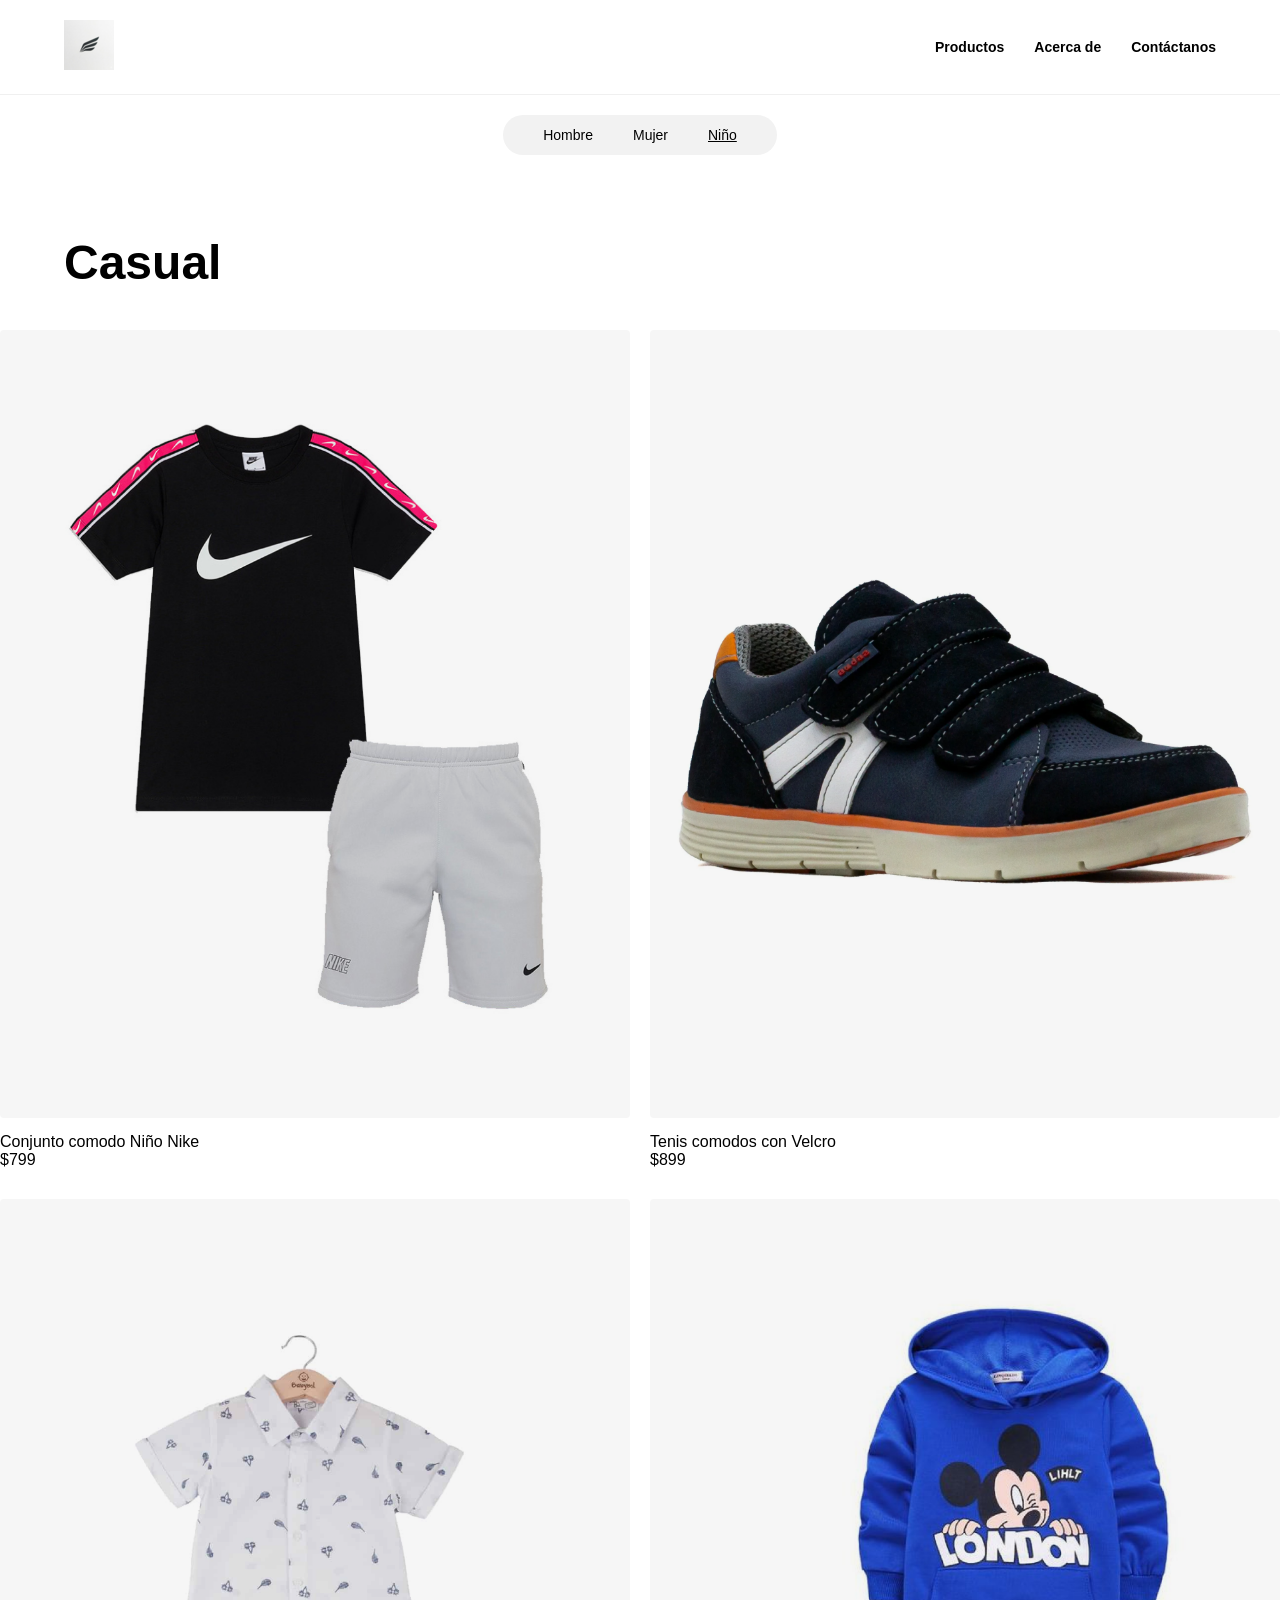
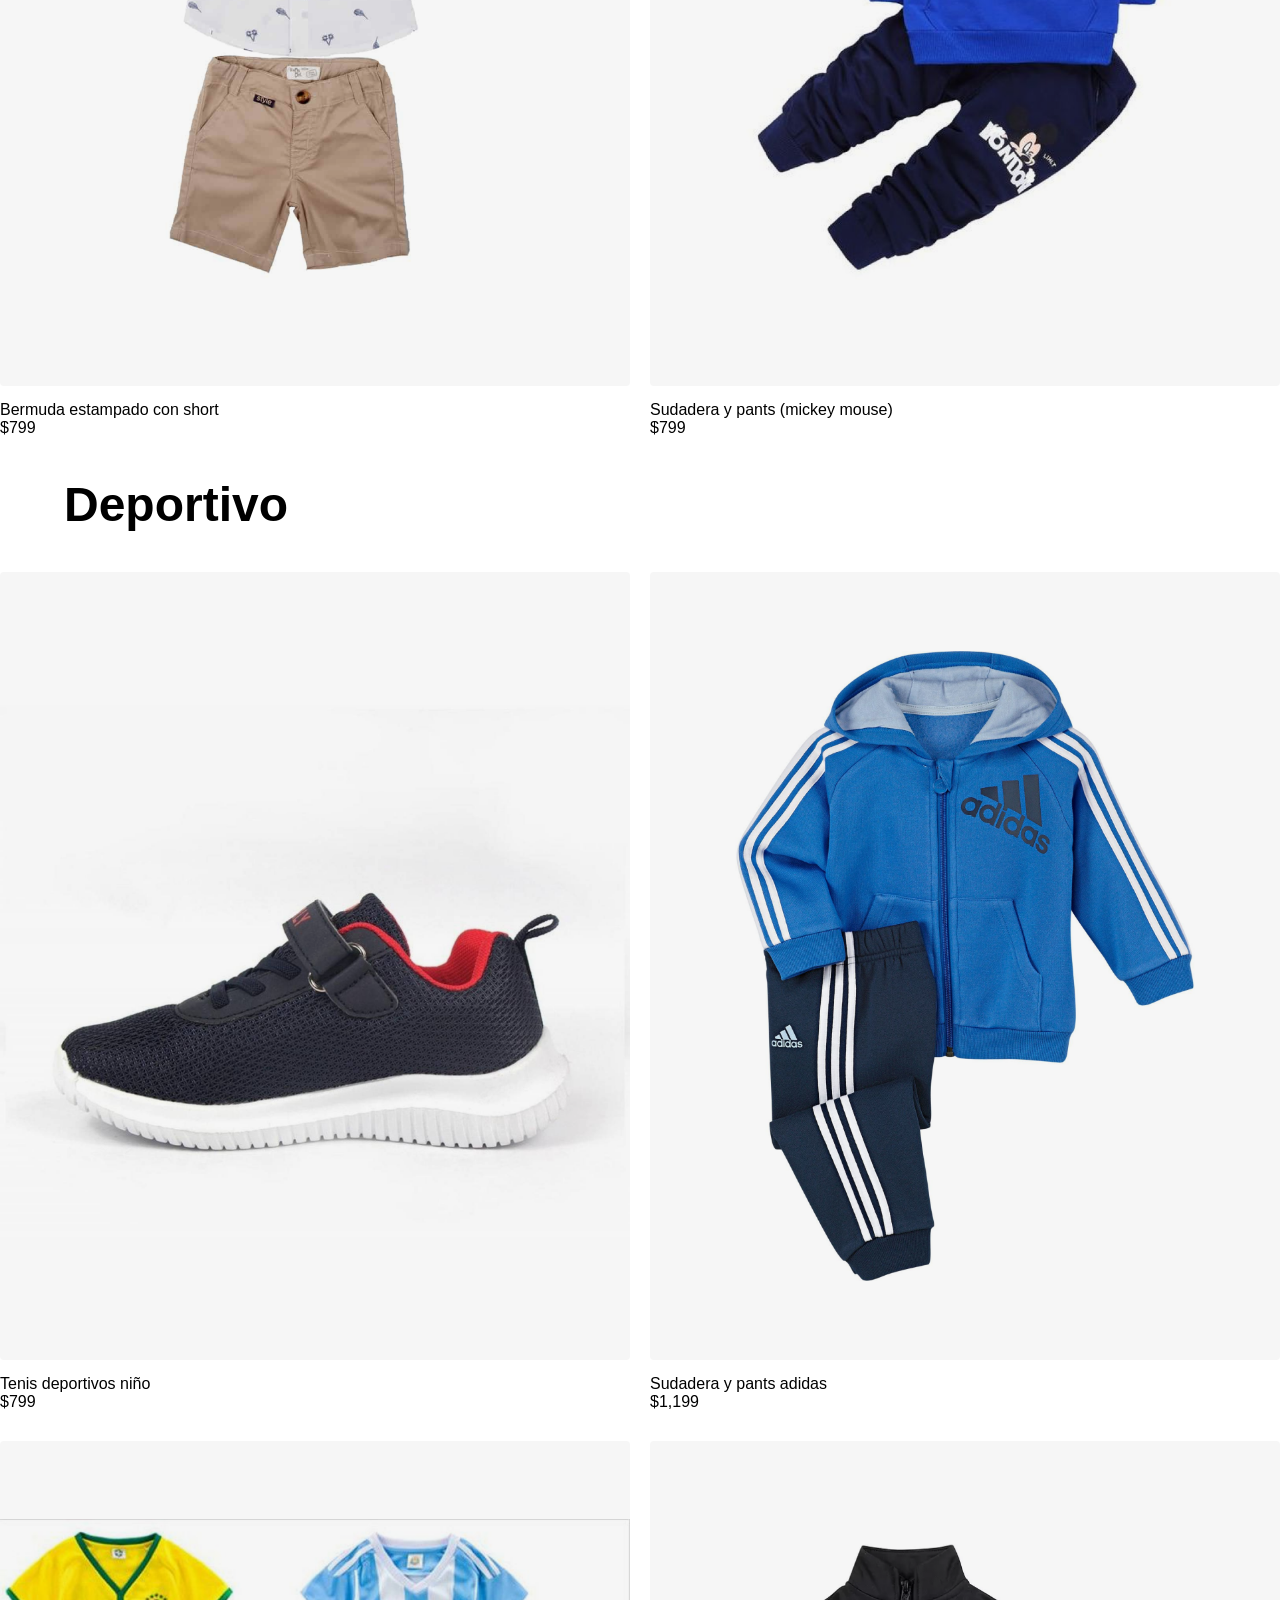
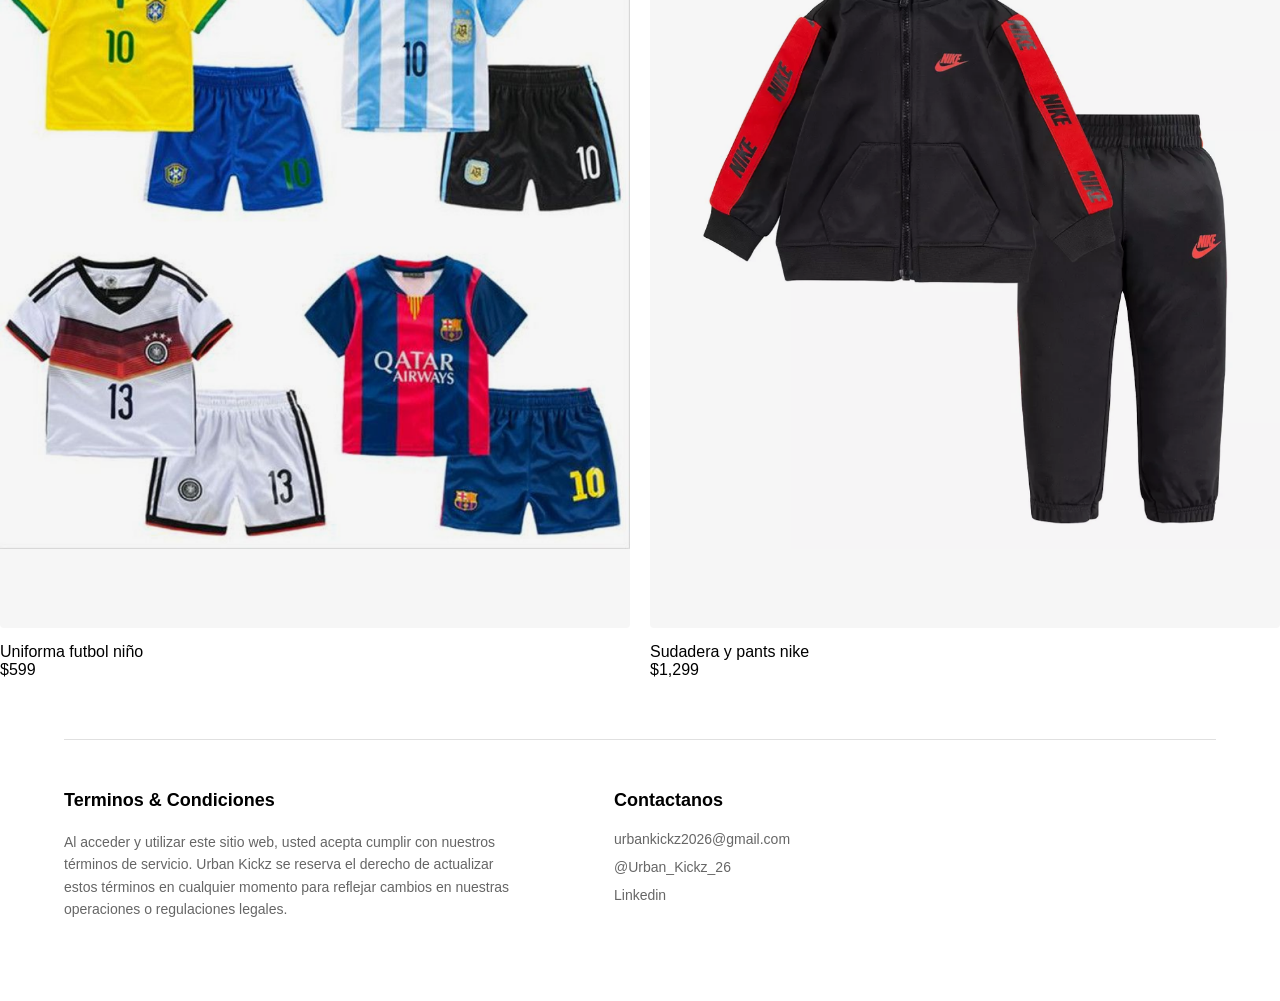
<file: nino.html>
<!DOCTYPE html>
<html lang="en">
<head>
    <meta charset="UTF-8">
    <meta name="viewport" content="width=device-width, initial-scale=1.0">
    <title>Urban kickz: Niños</title>
    <link rel="stylesheet" href="style.css">
    <link rel="stylesheet" href="style_pr.css">
</head>
<body>
    <header class="main-header">
        <div class="logo">
            <a href="index.html">
            <img src=".//imagenes/Logo_navegacion (1).png" alt="Logotipo"></a>
        </div>
        <nav class="main-nav">
            <ul>
                <li><a href="./productos.html"><strong>Productos</strong></a></li>
                <li><a href="acerca.html"><strong>Acerca de</strong></a></li>
                <li><a href="contact.html"><strong>Contáctanos</strong></a></li>
            </ul>
        </nav>
    </header>

    <nav class="category-menu">
        <div class="category-pill">
            <a href="hombre.html">Hombre</a>
            <a href="mujer.html">Mujer</a>
            <a href="#"><u>Niño</u></a>
        </div>
    </nav>
    <section class="bottom-section">
            <h2>Casual</h2>
        </section>

        <section class="best-sellers-container">
    
    
    <div class="product-grid-v2">
        <!-- Producto 1 -->
        <div class="product-card">
            <div class="product-img-box">
                <img src="./imagenes_niño/casual1.png" alt="Jersey México Blanco">
            </div>
            <div class="product-details">
                <p class="product-title">Conjunto comodo Niño Nike</p>
                <p class="product-cost">$799</p>
            </div>
        </div>

        <!-- Producto 2 -->
        <div class="product-card">
            <div class="product-img-box">
                <img src="./imagenes_niño/casual2.png" alt="Jersey México Verde">
            </div>
            <div class="product-details">
                <p class="product-title">Tenis comodos con Velcro</p>
                <p class="product-cost">$899</p>
            </div>
        </div>

        <!-- Producto 3 -->
        <div class="product-card">
            <div class="product-img-box">
                <img src="./imagenes_niño/casual3.png" alt="AF1 Blanco">
            </div>
            <div class="product-details">
                <p class="product-title">Bermuda estampado con short</p>
                <p class="product-cost">$799</p>
            </div>
        </div>

        <!-- Producto 4 -->
        <div class="product-card">
            <div class="product-img-box">
                <img src="./imagenes_niño/casual4.png" alt="AF1 Premium">
            </div>
            <div class="product-details">
                <p class="product-title">Sudadera y pants (mickey mouse)</p>
                <p class="product-cost">$799</p>
            </div>
        </div>
    </div>
</section>

<!--Deporitivo mujer-->

<section class="bottom-section">
            <h2>Deportivo</h2>
        </section>

        <section class="best-sellers-container">
    
    
    <div class="product-grid-v2">
        <!-- Producto 1 -->
        <div class="product-card">
            <div class="product-img-box">
                <img src="./imagenes_niño/dep1.png" alt="Jersey México Blanco">
            </div>
            <div class="product-details">
                <p class="product-title">Tenis deportivos niño</p>
                <p class="product-cost">$799</p>
            </div>
        </div>

        <!-- Producto 2 -->
        <div class="product-card">
            <div class="product-img-box">
                <img src="./imagenes_niño/dep2.png" alt="Jersey México Verde">
            </div>
            <div class="product-details">
                <p class="product-title">Sudadera y pants adidas</p>
                <p class="product-cost">$1,199</p>
            </div>
        </div>

        <!-- Producto 3 -->
        <div class="product-card">
            <div class="product-img-box">
                <img src="./imagenes_niño/dep3.png" alt="AF1 Blanco">
            </div>
            <div class="product-details">
                <p class="product-title">Uniforma futbol niño</p>
                <p class="product-cost">$599</p>
            </div>
        </div>

        <!-- Producto 4 -->
        <div class="product-card">
            <div class="product-img-box">
                <img src="./imagenes_niño/dep4.png" alt="AF1 Premium">
            </div>
            <div class="product-details">
                <p class="product-title">Sudadera y pants nike</p>
                <p class="product-cost">$1,299</p>
            </div>
        </div>
    </div>
</section>
<footer class="footer-info">
    <div class="footer-divider"></div>
    <div class="footer-content">
        <!-- Columna de Términos -->
        <div class="footer-column">
            <h3>Terminos & Condiciones</h3>
            <p>
                Al acceder y utilizar este sitio web, usted acepta cumplir con nuestros términos de servicio. 
                Urban Kickz se reserva el derecho de actualizar estos términos en cualquier momento para 
                reflejar cambios en nuestras operaciones o regulaciones legales.
            </p>
        </div>

        <!-- Columna de Contacto -->
        <div class="footer-column">
            <h3>Contactanos</h3>
            <ul class="contact-list">
                <li>urbankickz2026@gmail.com</li>
                <li>@Urban_Kickz_26</li>
                <li>Linkedin</li>
            </ul>
        </div>
    </div>
</footer>
</body>
</html>
</file>
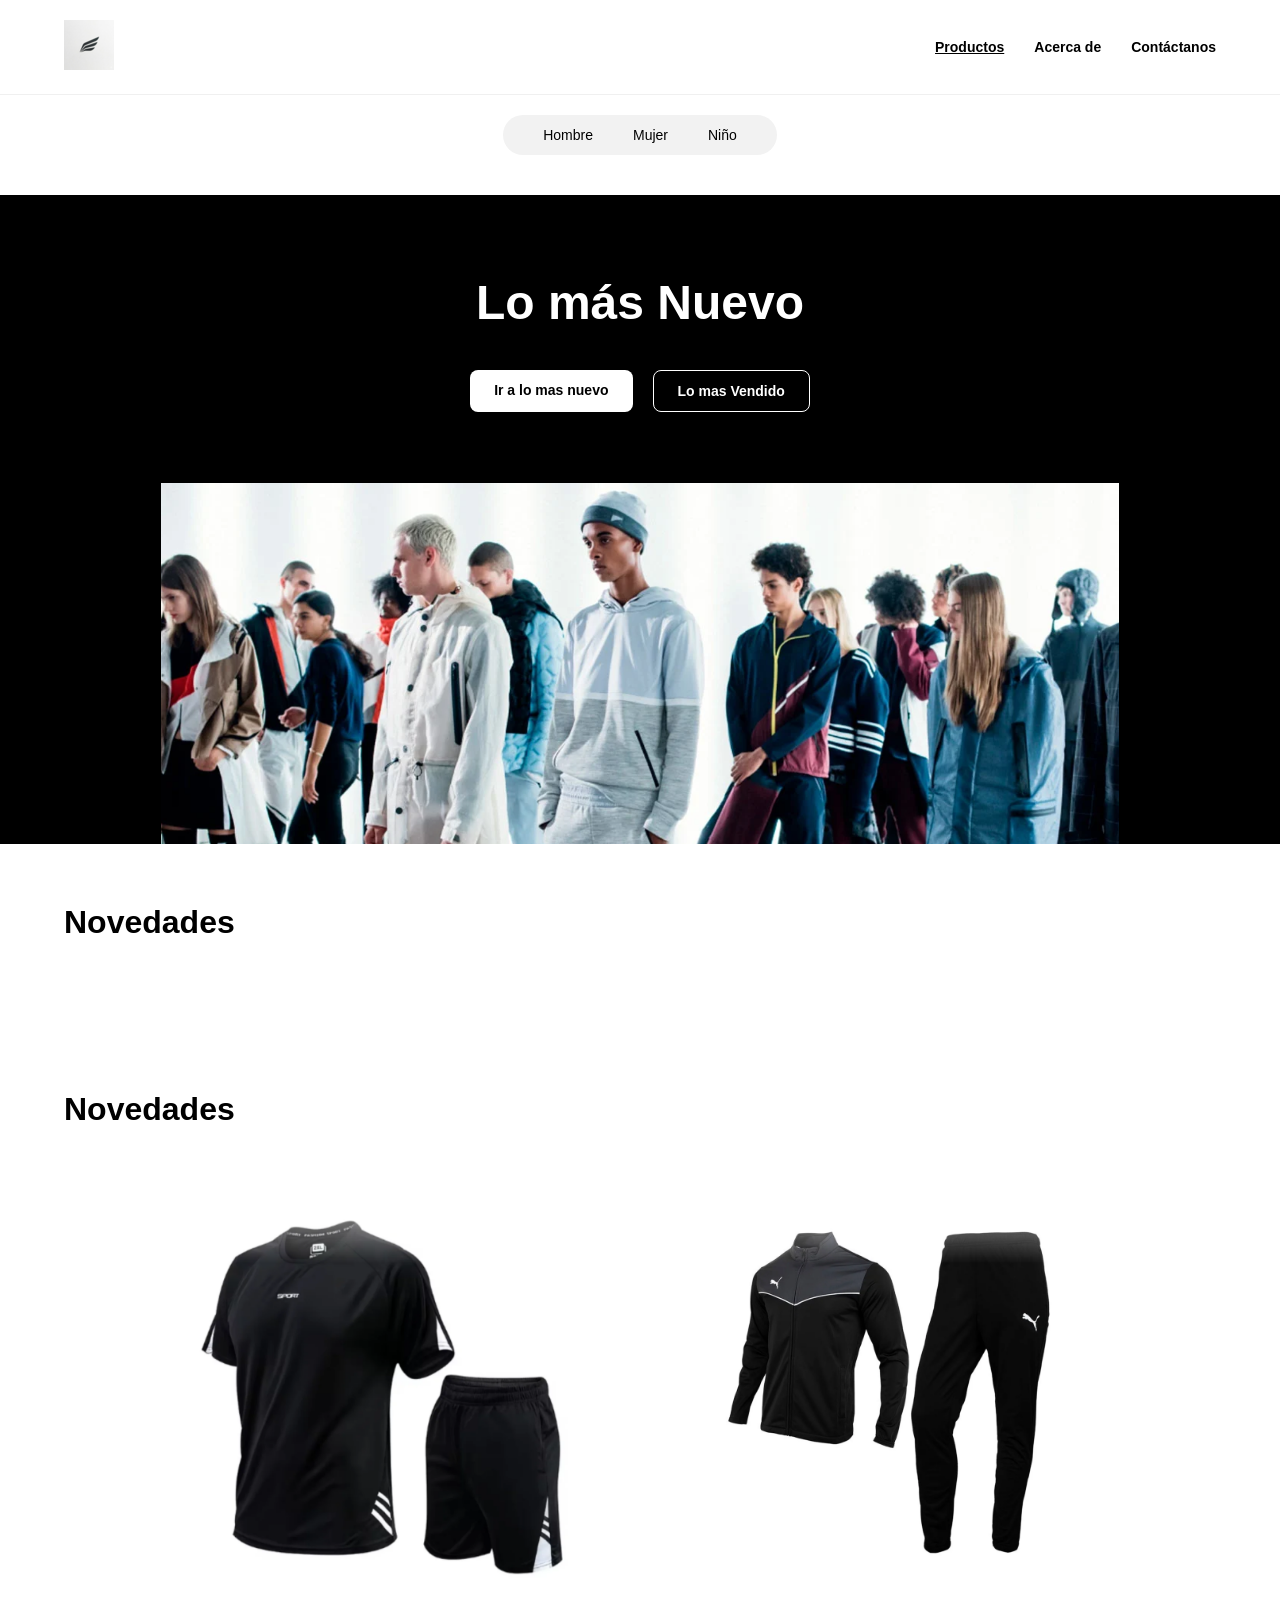
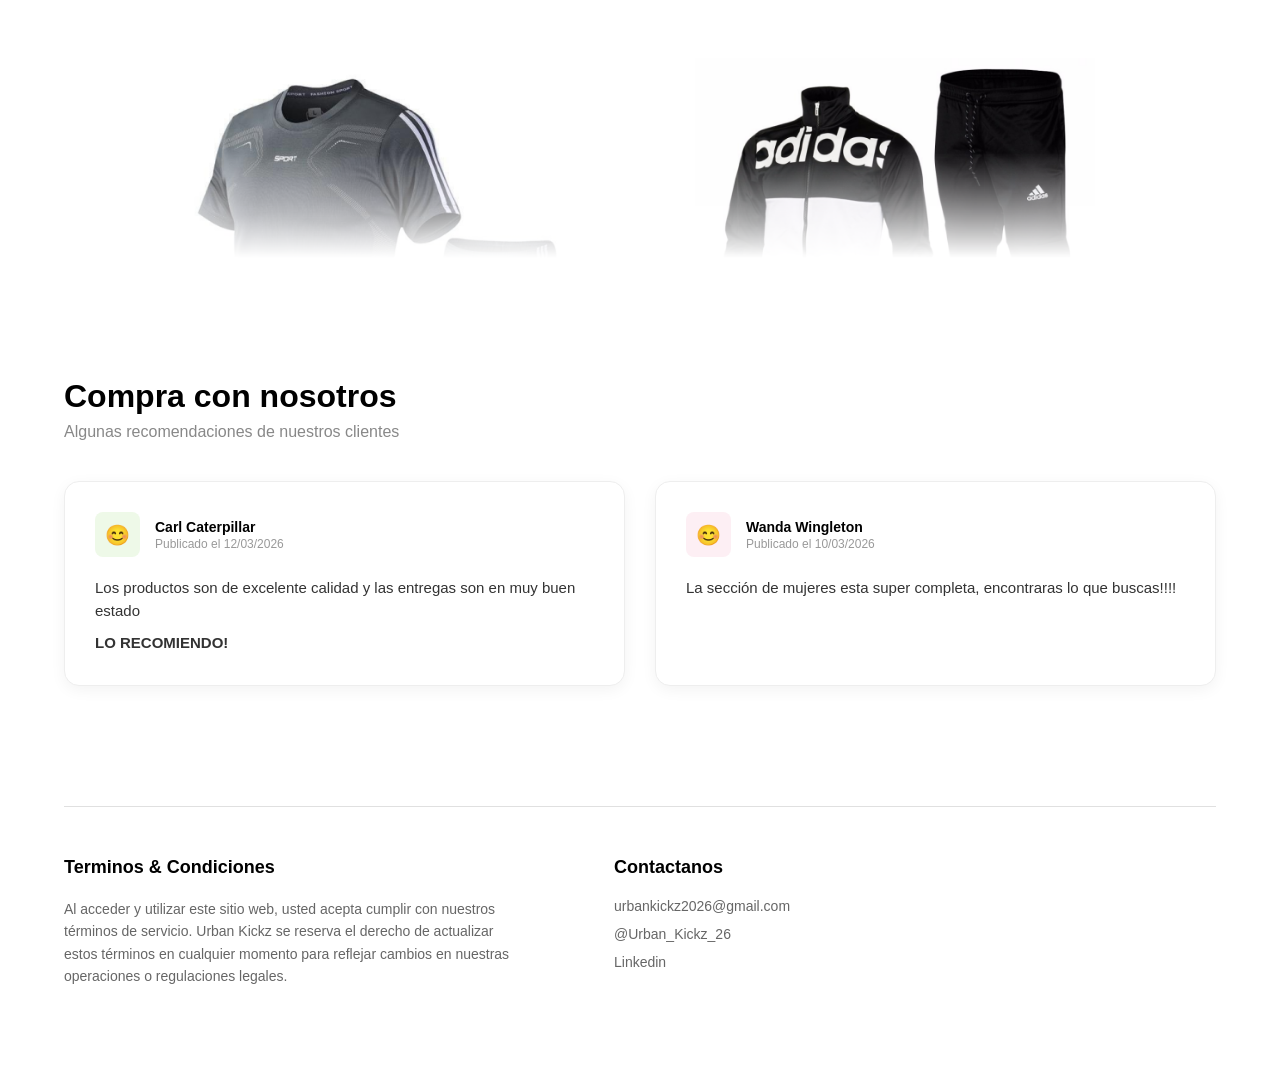
<file: productos.html>
<!DOCTYPE html>
<html lang="en">
<head>
    <meta charset="UTF-8">
    <meta name="viewport" content="width=device-width, initial-scale=1.0">
    <title>Urban Kickz: Productos</title>
    <link rel="stylesheet" href="style.css">
    <link rel="stylesheet" href="style_pr.css">
</head>
<body>
    <header class="main-header">
        <div class="logo">
            <a href="index.html">
            <img src=".//imagenes/Logo_navegacion (1).png" alt="Logotipo">
            </a>
        </div>
        <nav class="main-nav">
            <ul>
                <li><a href="#"><strong><u>Productos</u></strong></a></li> 
                <li><a href="acerca.html"><strong>Acerca de</strong></a></li>
                <li><a href="contact.html"><strong>Contáctanos</strong></a></li>
            </ul>
        </nav>
    </header>
    <main>
    <!-- 1. Menú secundario (Categorías) -->
    <nav class="category-menu">
        <div class="category-pill">
            <a href="hombre.html">Hombre</a>
            <a href="mujer.html">Mujer</a>
            <a href="nino.html">Niño</a>
        </div>
    </nav>

    <!-- 2. Sección Hero Oscura -->
    <section class="dark-hero">
        <h1>Lo más Nuevo</h1>
        
        <div class="hero-actions">
            <!-- Usamos etiquetas <a> en lugar de <button> porque son enlaces a otras secciones -->
            <a href="#" class="btn-light">Ir a lo mas nuevo</a>
            <a href="index.html" class="btn-dark-outline">Lo mas Vendido</a>
        </div>
        
        <div class="hero-banner">
            <!-- Asegúrate de cambiar 'imagen-modelos.jpg' por la ruta real de tu imagen -->
            <img src="./imagenes/header_producto.png" alt="Colección Urban Kickz">
        </div>
    </section>

    <!-- 3. Inicio de la sección Novedades -->
    <section class="novedades-section">
        <h2>Novedades</h2>
        <!-- Aquí irá tu cuadrícula de productos más adelante -->
    </section>

    <section class="novedades-section">
    <h2>Novedades</h2>
    
    <!-- Este contenedor es el que tendrá el scroll y el efecto -->
    <div class="fade-scroll-container">
        <div class="novedades-grid">
            
            <!-- Producto 1 -->
            <div class="novedades-item">
                <img src="./imagenes_productos/conjuntosport.png" alt="Conjunto deportivo negro">
            </div>
            
            <!-- Producto 2 -->
            <div class="novedades-item">
                <img src="./imagenes_productos/conjuntopuma.png" alt="Pants Puma">
            </div>
            
            <!-- Producto 3 -->
            <div class="novedades-item">
                <img src="./imagenes_productos/conjuntosportgris.png" alt="Conjunto deportivo gris">
            </div>
            
            <!-- Producto 4 -->
            <div class="novedades-item">
                <img src="./imagenes_productos/conjuntoadidas.png" alt="Chamarra y pants Adidas">
            </div>

            <!-- Producto 5 (Para forzar el scroll) -->
            <div class="novedades-item">
                <img src="./imagenes_productos/gorraverde.png" alt="Conjunto extra 1">
            </div>

            <!-- Producto 6 (Para forzar el scroll) -->
            <div class="novedades-item">
                <img src="./imagenes_productos/gorrarena.png" alt="Conjunto extra 2">
            </div>

            <div class="novedades-item">
                <img src="./imagenes_productos/gorracafe.png" alt="Conjunto extra 2">
            </div>

            <div class="novedades-item">
                <img src="./imagenes_productos/gorraroja.png" alt="Conjunto extra 2">
            </div>

        </div>
    </div>
</section>
<section class="testimonios-section">
    <h2>Compra con nosotros</h2>
    <p class="subtitle">Algunas recomendaciones de nuestros clientes</p>

    <div class="testimonios-grid">
        <!-- Testimonio 1 -->
        <div class="testimonio-card">
            <div class="user-info">
                <div class="avatar avatar-green">
                    <span class="emoji">😊</span>
                </div>
                <div class="user-text">
                    <p class="user-name">Carl Caterpillar</p>
                    <p class="post-date">Publicado el 12/03/2026</p>
                </div>
            </div>
            <p class="comment">
                Los productos son de excelente calidad y las entregas son en muy buen estado <br>
                <strong>LO RECOMIENDO!</strong>
            </p>
        </div>

        <!-- Testimonio 2 -->
        <div class="testimonio-card">
            <div class="user-info">
                <div class="avatar avatar-pink">
                    <span class="emoji">😊</span>
                </div>
                <div class="user-text">
                    <p class="user-name">Wanda Wingleton</p>
                    <p class="post-date">Publicado el 10/03/2026</p>
                </div>
            </div>
            <p class="comment">
                La sección de mujeres esta super completa, encontraras lo que buscas!!!!
            </p>
        </div>
    </div>
</section>


<footer class="footer-info">
    <div class="footer-divider"></div>
    <div class="footer-content">
        <!-- Columna de Términos -->
        <div class="footer-column">
            <h3>Terminos & Condiciones</h3>
            <p>
                Al acceder y utilizar este sitio web, usted acepta cumplir con nuestros términos de servicio. 
                Urban Kickz se reserva el derecho de actualizar estos términos en cualquier momento para 
                reflejar cambios en nuestras operaciones o regulaciones legales.
            </p>
        </div>

        <!-- Columna de Contacto -->
        <div class="footer-column">
            <h3>Contactanos</h3>
            <ul class="contact-list">
                <li>urbankickz2026@gmail.com</li>
                <li>@Urban_Kickz_26</li>
                <li>Linkedin</li>
            </ul>
        </div>
    </div>
</footer>
</main>

</body>
</html>
</file>
<file: style.css>
* {
    margin: 0;
    padding: 0;
    box-sizing: border-box;
    font-family: 'Inter', sans-serif, Arial; /* Figma suele usar Inter o tipografías similares */
}

body {
    background-color: #ffffff;
    color: #000000;
}

/* 2. Encabezado (Header) */
.main-header {
    display:flex;
    justify-content: space-between; /* Logo a la izquierda, menú a la derecha */
    align-items: center;
    padding: 20px 5%;
    border-bottom: 1px solid #f0f0f0; /* Una línea sutil para separar */
}



.main-nav ul {
    display: flex;
    list-style: none;
    gap: 30px; /* Espacio entre los enlaces */
    
}

.main-nav a {
    text-decoration: none;
    color: #000;
    font-weight: 500;
    font-size: 14px;
}
.main-nav a:hover{
color:#727171;

}
/* 3. Sección de Héroe (Texto y Botones) */
.hero-section {
    text-align: center;
    padding: 100px 20px;
}

.hero-section h1 {
    font-size: 48px;
    font-weight: 700;
    margin-bottom: 15px;
}

.hero-section p {
    color: #666;
    font-size: 18px;
    margin-bottom: 30px;
}

.hero-buttons {
    display: flex;
    justify-content: center;
    gap: 15px;
}

/* 4. Estilos de los Botones */
button {
    padding: 12px 30px;
    border-radius: 8px;
    font-size: 16px;
    font-weight: 600;
    cursor: pointer;
    transition: 0.3s;
}

.btn-primary {
    background-color: #000;
    color: #fff;
    border: none;
}

.btn-primary:hover {
    background-color: #333;
}

.btn-secondary {
    background-color: #fff;
    color: #000;
    border: 1px solid #ccc;
}

.btn-secondary:hover {
    background-color: #dedede;
}

/* 5. Cuadrícula de Productos (Grid) */
.product-grid-section {
    padding: 0 5%;
    margin-bottom: 80px;
}

.product-grid {
    display: grid;
    grid-template-columns: repeat(4, 1fr); /* 4 columnas iguales */
    gap: 10px; /* Espacio entre las imágenes */
}

.product-item img {
    width: 100%;
    height: 600px; /* Altura fija para que todas se vean parejas */
    object-fit: cover; /* Recorta la imagen para que llene el espacio sin deformarse */
    border-radius: 4px;
}
.slider-container {
    overflow: hidden;
    width: 100%;
    background: white;
    padding: 20px 0;
}

/* El riel que contiene todas las imágenes (originales + copias) */
.slider-track {
    display: flex;
    width: calc(250px * 8); /* Ajusta según el ancho de tus imágenes x 8 */
    animation: scroll 20s linear infinite; /* 20s controla la velocidad */
}

/* Estilo de cada imagen */
.product-item {
    width: 300px; /* Ancho fijo para cada imagen */
    flex-shrink: 0;
    padding: 0 10px;
}



/* La magia: Animación de desplazamiento */
@keyframes scroll {
    0% {
        transform: translateX(0);
    }
    100% {
        /* Se desplaza exactamente la mitad (la primera tanda de imágenes) */
        transform: translateX(-50%);
    }
}

/* 6. Sección Inferior */
.bottom-section {
    text-align: left;
    padding: 40px 5%; /* Reduje un poco el padding superior */
}

.bottom-section h2 {
    font-size: clamp(24px, 8vw, 48px); /* Tamaño fluido: mínimo 24px, máximo 48px */
    font-weight: 700;
}

.product-grid-v2 {
    display: grid;
    /* Por defecto 2 columnas, pero usaremos media queries abajo */
    grid-template-columns: repeat(2, 1fr); 
    gap: 30px 20px;
}

.product-img-box {
    background-color: #f6f6f6;
    border-radius: 4px;
    margin-bottom: 15px;
    overflow: hidden;
    /* Esto asegura que el contenedor mantenga una forma bonita */
    aspect-ratio: 4 / 5; 
    display: flex;
    align-items: center;
    justify-content: center;
}

.product-img-box img {
    width: 100%;       /* Ocupa todo el ancho del contenedor */
    height: 100%;      /* Ocupa todo el alto del contenedor */
    display: block;
    mix-blend-mode: multiply;
    object-fit: contain; /* Evita que la imagen se deforme o se corte */
}

/* --- RESPONSIVIDAD (Media Queries) --- */

/* Para tablets y móviles grandes (menos de 768px) */
@media (max-width: 768px) {
    .bottom-section h2 {
        font-size: 32px;
    }
    
    .product-grid-v2 {
        gap: 20px 15px;
    }
}

/* Para móviles pequeños (menos de 480px) */
@media (max-width: 480px) {
    .product-grid-v2 {
        /* Cambiamos a 1 sola columna para que se vea bien en celulares */
        grid-template-columns: 1fr; 
    }

    .bottom-section {
        padding: 30px 5%;
    }

    .product-title, .product-cost {
        font-size: 13px; /* Un poco más pequeño en móvil */
    }
}
.footer-info {
    background-color: #ffffff;
    padding: 60px 5% 80px;
    font-family: 'Inter', sans-serif, Arial;
}

/* Línea divisoria superior */
.footer-divider {
    border-top: 1px solid #e0e0e0;
    margin-bottom: 50px;
    width: 100%;
}

.footer-content {
    display: flex;
    justify-content: flex-start; /* Alineación a la izquierda */
    gap: 100px; /* Espacio entre las dos columnas */
}

.footer-column {
    max-width: 450px; /* Controla el ancho del texto legal */
}

.footer-column h3 {
    font-size: 18px;
    font-weight: 700;
    margin-bottom: 20px;
    color: #000;
}

.footer-column p {
    font-size: 14px;
    line-height: 1.6;
    color: #666; /* Gris para el cuerpo de texto legal */
}

/* Lista de contacto */
.contact-list {
    list-style: none;
    padding: 0;
}

.contact-list li {
    font-size: 14px;
    margin-bottom: 12px;
    color: #666;
    cursor: pointer;
}

.contact-list li:hover {
    color: #000;
    text-decoration: underline;
}

/* Ajuste para pantallas pequeñas */
@media (max-width: 768px) {
    .footer-content {
        flex-direction: column;
        gap: 40px;
    }
}
body, h2, p, blockquote {
    margin: 0;
    padding: 0;
    font-family: 'Inter', sans-serif, Arial; /* O la fuente que uses */
}

/* Sección principal */
.historia-cita-section {
    background-color: #ffffff;
    padding: 100px 0 60px; /* Mucho espacio arriba, poco abajo antes del divisor */
}

/* --- 1. Sección de Historia (El truco de centrado) --- */
.historia-wrapper {
    width: 100%;
    display: flex;
    justify-content: center; /* Centra el bloque en la página */
    margin-bottom: 120px; /* Espacio antes de la cita */
}

.historia-content {
    max-width: 650px; /* Ancho máximo para que no ocupe toda la pantalla */
    text-align: left; /* El texto se alinea a la IZQUIERDA dentro de este bloque */
    padding: 0 20px; /* Un poco de margen en móviles */
}

.historia-content h2 {
    font-size: 24px;
    font-weight: 700;
    color: #000;
    margin-bottom: 25px;
}

.historia-content p {
    font-size: 16px;
    line-height: 1.6; /* Espaciado entre líneas para que respire */
    color: #666; /* Color gris suave */
}

/* --- 2. Sección de Cita y CEO --- */
.cita-ceo-wrapper {
    display: flex;
    flex-direction: column;
    align-items: center; /* Centra todo este bloque horizontalmente */
    text-align: center; /* El texto está centrado */
}

.cita-texto {
    font-size: 44px;
    font-weight: 500;
    font-style: italic; /* Cursiva */
    color: #000;
    margin-bottom: 40px;
    line-height: 1.2;
    position: relative;
}

/* Estilos para el bloque del CEO */
.ceo-block {
    display: flex;
    align-items: center; /* Alinear verticalmente avatar y texto */
    gap: 15px; /* Espacio entre avatar y texto */
}

.avatar-container {
    width: 55px;
    height: 55px;
    background-color: #ffecd1; /* Color melocotón de fondo */
    border-radius: 50%; /* Circular */
    display: flex;
    justify-content: center;
    align-items: center;
}

.avatar-face {
    font-size: 26px; /* Tamaño del emoji */
}

.ceo-text {
    text-align: left; /* El texto del CEO vuelve a alinearse a la izquierda */
}

.ceo-name {
    font-size: 16px;
    font-weight: 700;
    color: #000;
    margin-bottom: 4px;
}

.ceo-title {
    font-size: 14px;
    color: #666; /* Color gris suave */
}

/* --- Línea Divisoria Inferior --- */
.historia-divisor {
    border-top: 1px solid #e0e0e0;
    max-width: 900px;
    margin: 80px auto 0; /* Centrada con margen arriba */
}

/* --- Responsive básico --- */
@media (max-width: 768px) {
    .cita-texto {
        font-size: 32px;
    }
}
.ayuda-section {
    padding: 60px 5%;
    background-color: #fff;
}

.ayuda-section h2 {
    font-size: 32px;
    font-weight: 800;
    margin-bottom: 5px;
}

.ayuda-section .subtitle {
    color: #888;
    font-size: 16px;
    margin-bottom: 40px;
}

/* Contenedor de las 3 tarjetas */
.ayuda-grid {
    display: grid;
    grid-template-columns: repeat(3, 1fr);
    gap: 25px;
}

/* Estilo de la tarjeta */
.ayuda-card {
    border: 1px solid #eee;
    border-radius: 12px;
    padding: 30px;
    background-color: #fff;
    display: flex;
    flex-direction: column;
    justify-content: space-between; /* Empuja el footer al fondo */
    min-height: 280px; /* Asegura que todas midan lo mismo */
    box-shadow: 0 4px 12px rgba(0,0,0,0.03);
}

.ayuda-card h3 {
    font-size: 18px;
    font-weight: 700;
    margin-bottom: 15px;
}

/* Listas con puntos */
.ayuda-card ul {
    list-style: disc;
    padding-left: 20px;
    margin-bottom: 30px;
}

.ayuda-card li {
    font-size: 14px;
    color: #000;
    font-weight: 500;
    margin-bottom: 10px;
    line-height: 1.4;
}

/* Footer de Soporte Técnico */
.soporte-footer {
    display: flex;
    align-items: center;
    gap: 12px;
}

.soporte-icon {
    width: 40px;
    height: 40px;
    border-radius: 8px;
    display: flex;
    justify-content: center;
    align-items: center;
    font-size: 18px;
}

/* Colores de los iconos de fondo */
.icon-orange { background-color: #fef0e7; }
.icon-blue { background-color: #f0f4ff; }
.icon-green { background-color: #eff9ed; }

.soporte-footer p {
    font-size: 14px;
    font-weight: 600;
    color: #000;
}

/* Responsivo para tablets y móviles */
@media (max-width: 1024px) {
    .ayuda-grid { grid-template-columns: 1fr 1fr; }
}

@media (max-width: 768px) {
    .ayuda-grid { grid-template-columns: 1fr; }
}
</file>
<file: style_pr.css>
.category-menu {
    display: flex;
    justify-content: center;
    padding: 20px 0 40px 0; /* Espacio arriba y abajo */
    background-color: #ffffff;
}

.category-pill {
    background-color: #f2f2f2; /* Gris muy clarito */
    padding: 12px 40px;
    border-radius: 50px; /* Esto hace que se vea como una píldora */
    display: flex;
    gap: 40px; /* Espacio entre las palabras */
}

.category-pill a {
    text-decoration: none;
    color: #000000;
    font-weight: 500;
    font-size: 14px;
}

.category-pill a:hover {
    color: #555; /* Pequeño efecto al pasar el mouse */
}

/* --- 2. Sección Hero Oscura --- */
.dark-hero {
    background-color: #000000;
    color: #ffffff;
    display: flex;
    flex-direction: column;
    align-items: center; /* Centra todo horizontalmente */
    padding-top: 80px;
}

.dark-hero h1 {
    font-size: 48px;
    font-weight: 700;
    margin-bottom: 40px;
}

/* --- 3. Estilos de los Botones --- */
.hero-actions {
    display: flex;
    gap: 20px;
    margin-bottom: 70px; /* Separa los botones de la imagen de abajo */
}

.btn-light {
    background-color: #ffffff;
    color: #000000;
    padding: 12px 24px;
    border-radius: 8px;
    text-decoration: none;
    font-weight: 600;
    font-size: 14px;
    transition: background-color 0.3s;
}

.btn-light:hover {
    background-color: #e0e0e0;
}

.btn-dark-outline {
    background-color: transparent;
    color: #ffffff;
    border: 1px solid #ffffff; /* Borde blanco característico */
    padding: 12px 24px;
    border-radius: 8px;
    text-decoration: none;
    font-weight: 600;
    font-size: 14px;
    transition: background-color 0.3s, color 0.3s;
}

.btn-dark-outline:hover {
    background-color: #ffffff;
    color: #000000;
}

/* --- 4. Imagen del Banner --- */
.hero-banner {
    width: 75%; /* Evita que la imagen toque los bordes de la pantalla */
    max-width: 1100px;
}

.hero-banner img {
    width: 100%; /* Hace que la imagen sea responsiva y se adapte a la caja */
    height: auto;
    display: block;
}

/* --- 5. Sección Novedades (Inicio) --- */
.novedades-section {
    background-color: #ffffff;
    padding: 60px 5%;
}

.novedades-section h2 {
    font-size: 32px;
    font-weight: 800;
    color: #000000;
}
.novedades-section {
    background-color: #ffffff;
    padding: 60px 5%;
    display: flex;
    flex-direction: column;
    align-items: center; /* Centra el contenido */
}

.novedades-section h2 {
    font-size: 32px;
    font-weight: 800;
    color: #000000;
    width: 100%;
    text-align: left;
    margin-bottom: 30px;
}

/* --- El Contenedor Mágico (Efecto Fade Scroll) --- */
.fade-scroll-container {
    width: 100%;
    max-width: 1000px;
    height: 700px; /* Define la altura visible de la caja de scroll */
    overflow-y: auto; /* Activa el scroll vertical */
    
    /* Esta es la máscara: Transparente arriba (0%) -> Negro sólido en medio -> Transparente abajo (100%) */
    -webkit-mask-image: linear-gradient(to bottom, transparent 0%, black 15%, black 85%, transparent 100%);
    mask-image: linear-gradient(to bottom, transparent 0%, black 15%, black 85%, transparent 100%);
    
    padding: 40px 0; /* Espacio para que el scroll inicie y termine suavemente */
}

/* Ocultar la barra de scroll de navegadores para que se vea más limpio (Opcional pero recomendado) */
.fade-scroll-container::-webkit-scrollbar {
    display: none;
}
.fade-scroll-container {
    -ms-overflow-style: none;  /* IE y Edge */
    scrollbar-width: none;  /* Firefox */
}

/* --- Cuadrícula de Novedades --- */
.novedades-grid {
    display: grid;
    grid-template-columns: repeat(2, 1fr); /* 2 columnas */
    gap: 60px; /* Espaciado entre imágenes */
    padding: 0 20px;
}

.novedades-item {
    display: flex;
    justify-content: center;
    align-items: center;
}

.novedades-item img {
    width: 100%;
    max-width: 400px; /* Tamaño máximo para que no se hagan gigantes */
    height: auto;
    object-fit: contain;
    /* Transición suave por si agregas efectos hover después */
    transition: transform 0.3s ease; 
}
.testimonios-section {
    padding: 60px 5%;
    background-color: #fff;
}

.testimonios-section h2 {
    font-size: 32px;
    font-weight: 800;
    margin-bottom: 8px;
}

.testimonios-section .subtitle {
    color: #888;
    font-size: 16px;
    margin-bottom: 40px;
}

/* Cuadrícula de testimonios */
.testimonios-grid {
    display: grid;
    grid-template-columns: repeat(2, 1fr);
    gap: 30px;
}

/* Tarjeta individual */
.testimonio-card {
    background: #fff;
    border: 1px solid #eee;
    border-radius: 15px;
    padding: 30px;
    box-shadow: 0 4px 15px rgba(0, 0, 0, 0.05); /* Sombra suave */
}

/* Encabezado del usuario dentro de la tarjeta */
.user-info {
    display: flex;
    align-items: center;
    gap: 15px;
    margin-bottom: 20px;
}

.avatar {
    width: 45px;
    height: 45px;
    border-radius: 8px;
    display: flex;
    justify-content: center;
    align-items: center;
    font-size: 20px;
}

.avatar-green { background-color: #eef9e8; } /* Color verde claro */
.avatar-pink { background-color: #fdeff4; }  /* Color rosa claro */

.user-name {
    font-size: 14px;
    font-weight: 700;
    margin-bottom: 2px;
}

.post-date {
    font-size: 12px;
    color: #999;
}

/* Texto del comentario */
.comment {
    font-size: 15px;
    line-height: 1.5;
    color: #333;
}

.comment strong {
    display: block;
    margin-top: 10px;
}

/* Ajuste para móviles */
@media (max-width: 768px) {
    .testimonios-grid {
        grid-template-columns: 1fr;
    }
}
</file>
